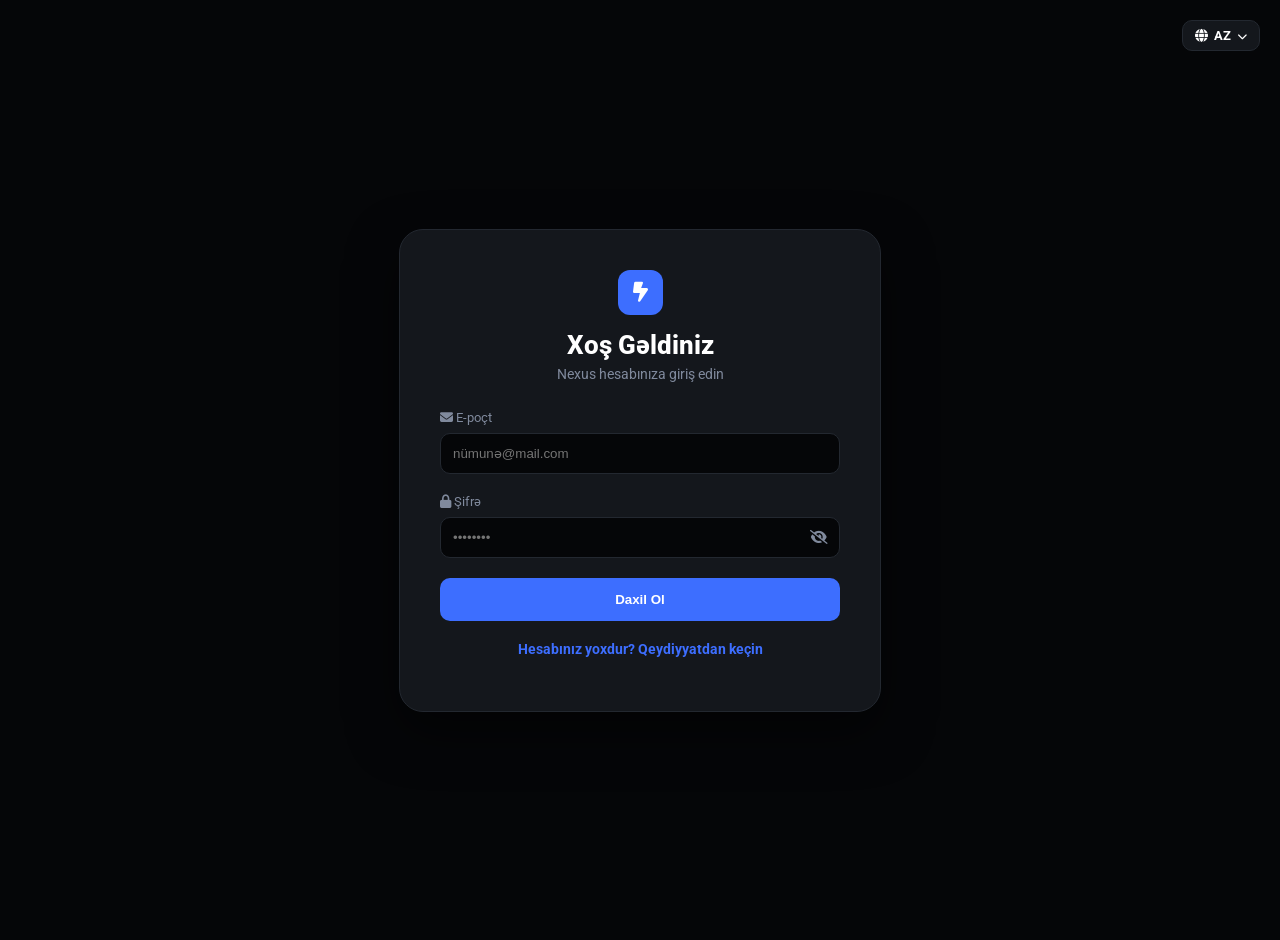
<file: auth.html>
<!DOCTYPE html>
<html lang="en">

<head>
    <meta charset="UTF-8">
    <meta name="viewport" content="width=device-width, initial-scale=1.0">
    <title>Nexus Pro | Giriş və Qeydiyyat</title>
    <link rel="stylesheet" href="css/auth-style.css">
    <link rel="stylesheet" href="https://cdnjs.cloudflare.com/ajax/libs/font-awesome/6.4.0/css/all.min.css">
    <link href="https://fonts.googleapis.com/css2?family=Roboto:wght@300;400;500;700;900&display=swap" rel="stylesheet">
    <meta name="theme-color" content="#050608">
</head>

<body class="auth-page">
    <!-- Language Selector -->
    <div class="auth-lang-selector" id="lang-selector">
        <button class="lang-btn" id="lang-btn" onclick="toggleLangDropdown()">
            <i class="fa-solid fa-globe"></i>
            <span id="lang-current">AZ</span>
            <i class="fa-solid fa-chevron-down lang-chevron" id="lang-chevron"></i>
        </button>
        <div class="lang-dropdown" id="lang-dropdown">
            <div class="lang-option active" onclick="setLanguage('az')" data-lang="az">
                <span class="lang-flag">🇦🇿</span><span>Azərbaycan</span><span class="lang-code">AZ</span>
            </div>
            <div class="lang-option" onclick="setLanguage('en')" data-lang="en">
                <span class="lang-flag" style="font-size:11px;font-weight:900;color:#4a90d9;letter-spacing:0.5px;">EN</span><span>English</span><span class="lang-code">EN</span>
            </div>
            <div class="lang-option" onclick="setLanguage('ru')" data-lang="ru">
                <span class="lang-flag">🇷🇺</span><span>Русский</span><span class="lang-code">RU</span>
            </div>
        </div>
    </div>
    <div class="auth-wrapper">
        <div class="auth-container">
            <div id="login-section" class="auth-card">
                <div class="auth-header">
                    <div class="logo-box" style="margin: 0 auto 15px;"><i class="fa-solid fa-bolt-lightning"></i></div>
                    <h2 data-i18n="auth_welcome">Xoş Gəldiniz</h2>
                    <p data-i18n="auth_login_sub">Nexus hesabınıza giriş edin</p>
                </div>
                <div class="input-group">
                    <label><i class="fa-solid fa-envelope"></i> <span data-i18n="email">E-poçt</span></label>
                    <input type="email" id="login-email" placeholder="nümunə@mail.com">
                </div>
                <div class="input-group">
                    <label><i class="fa-solid fa-lock"></i> <span data-i18n="password">Şifrə</span></label>
                    <div class="pass-box">
                        <input type="password" id="login-pass" class="password-input" placeholder="••••••••">
                        <i class="fa-solid fa-eye-slash toggle-pass"></i>
                    </div>
                </div>
                <button id="btn-login" class="btn-primary" data-i18n="login_btn">Daxil Ol</button>
                <p class="auth-switch"><span data-i18n="no_account">Hesabınız yoxdur?</span> <span id="go-to-reg" data-i18n="register_link">Qeydiyyatdan keçin</span></p>
            </div>

            <div id="register-section" class="auth-card" style="display: none;">
                <div class="auth-header">
                    <h2 data-i18n="new_account">Yeni Hesab</h2>
                    <p data-i18n="reg_sub">Məlumatlarınızı daxil edərək qeydiyyatdan keçin</p>
                </div>
                <div class="input-group">
                    <label><i class="fa-solid fa-user"></i> <span data-i18n="fullname">Tam Adınız</span></label>
                    <input type="text" id="reg-name" placeholder="Ad Soyad">
                </div>
                <div class="input-group">
                    <label><i class="fa-solid fa-envelope"></i> <span data-i18n="email">E-poçt</span></label>
                    <input type="email" id="reg-email" placeholder="nümunə@mail.com">
                </div>
                <div class="input-group">
                    <label><i class="fa-solid fa-lock"></i> <span data-i18n="password">Şifrə</span></label>
                    <input type="password" id="reg-pass" placeholder="••••••••">
                </div>
                <button id="btn-register" class="btn-primary" data-i18n="register_btn">Qeydiyyatı Tamamla</button>
                <p class="auth-switch"><span data-i18n="have_account">Artıq hesabınız var?</span> <span id="go-to-login" data-i18n="login_link">Daxil olun</span></p>
            </div>
        </div>
    </div>
    <script src="js/auth-script.js"></script>
    <script>
    const authI18n = {
        az: { auth_welcome:'Xoş Gəldiniz', auth_login_sub:'Nexus hesabınıza giriş edin', email:'E-poçt', password:'Şifrə', login_btn:'Daxil Ol', no_account:'Hesabınız yoxdur?', register_link:'Qeydiyyatdan keçin', new_account:'Yeni Hesab', reg_sub:'Məlumatlarınızı daxil edərək qeydiyyatdan keçin', fullname:'Tam Adınız', register_btn:'Qeydiyyatı Tamamla', have_account:'Artıq hesabınız var?', login_link:'Daxil olun' },
        en: { auth_welcome:'Welcome Back', auth_login_sub:'Sign in to your Nexus account', email:'Email', password:'Password', login_btn:'Sign In', no_account:"Don't have an account?", register_link:'Register', new_account:'New Account', reg_sub:'Enter your details to create an account', fullname:'Full Name', register_btn:'Complete Registration', have_account:'Already have an account?', login_link:'Sign In' },
        ru: { auth_welcome:'Добро Пожаловать', auth_login_sub:'Войдите в свой аккаунт Nexus', email:'Эл. почта', password:'Пароль', login_btn:'Войти', no_account:'Нет аккаунта?', register_link:'Зарегистрироваться', new_account:'Новый Аккаунт', reg_sub:'Введите данные для регистрации', fullname:'Полное Имя', register_btn:'Завершить Регистрацию', have_account:'Уже есть аккаунт?', login_link:'Войти' }
    };
    let currentLang = localStorage.getItem('nexusLang') || 'az';
    function applyAuthLang(lang) {
        currentLang = lang;
        localStorage.setItem('nexusLang', lang);
        const t = authI18n[lang];
        document.querySelectorAll('[data-i18n]').forEach(el => {
            const key = el.getAttribute('data-i18n');
            if (t[key]) el.textContent = t[key];
        });
        document.getElementById('lang-current').textContent = lang.toUpperCase();
        document.querySelectorAll('.lang-option').forEach(opt => {
            opt.classList.toggle('active', opt.dataset.lang === lang);
        });
    }
    function setLanguage(lang) { applyAuthLang(lang); closeLangDropdown(); }
    function toggleLangDropdown() {
        const dd = document.getElementById('lang-dropdown');
        const ch = document.getElementById('lang-chevron');
        const isOpen = dd.classList.contains('open');
        dd.classList.toggle('open', !isOpen);
        ch.style.transform = isOpen ? 'rotate(0deg)' : 'rotate(180deg)';
    }
    function closeLangDropdown() {
        document.getElementById('lang-dropdown').classList.remove('open');
        document.getElementById('lang-chevron').style.transform = 'rotate(0deg)';
    }
    document.addEventListener('click', (e) => {
        if (!document.getElementById('lang-selector').contains(e.target)) closeLangDropdown();
    });
    applyAuthLang(currentLang);
    </script>
</body>

</html>
</file>
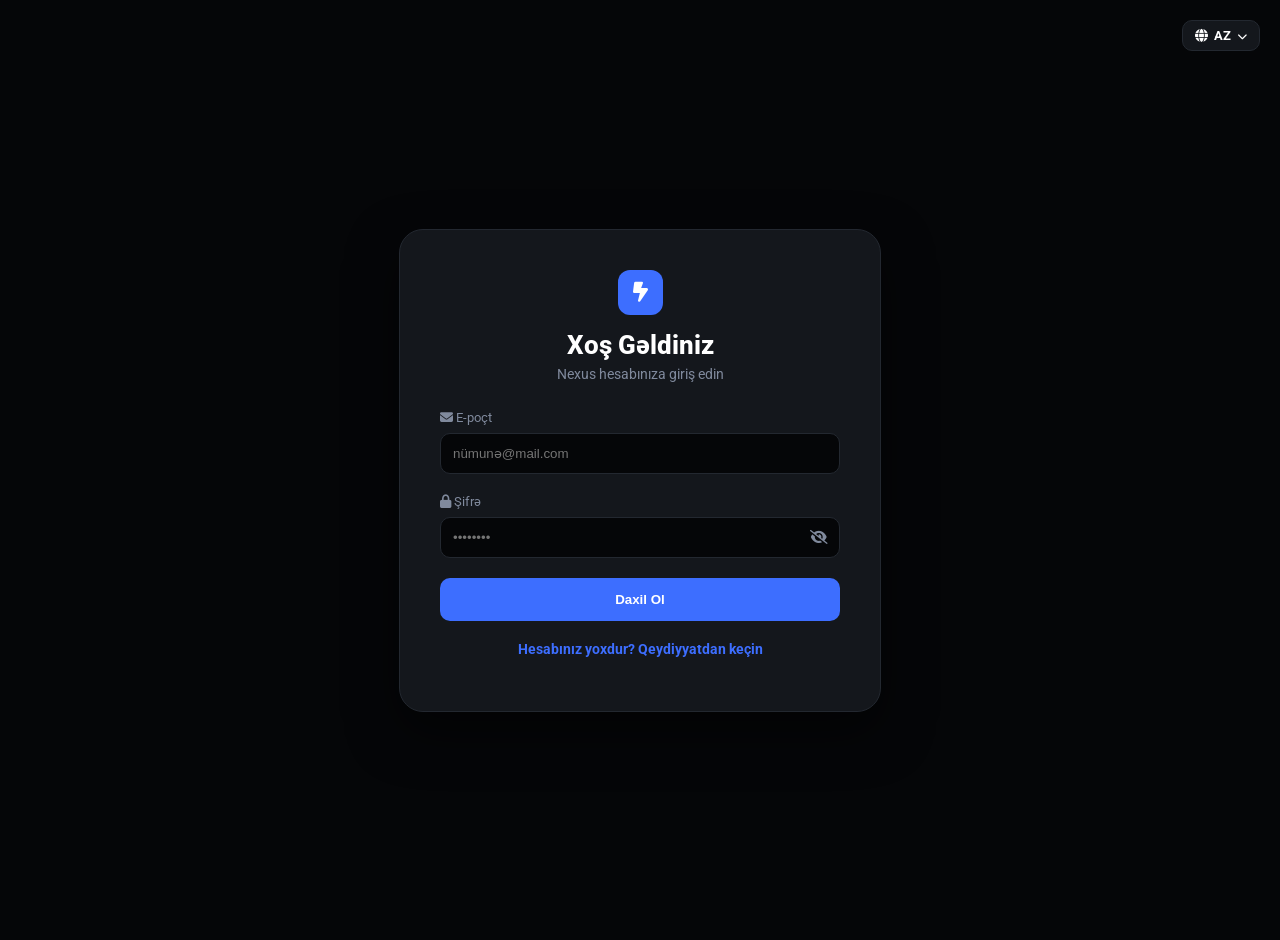
<file: settings.html>
<!DOCTYPE html>
<html lang="en">
<head>
    <meta charset="UTF-8">
    <meta name="viewport" content="width=device-width, initial-scale=1.0">
    <title>Nexus Pro | Sazlamalar</title>
    <link rel="stylesheet" href="css/style.css">
    <link rel="stylesheet" href="https://cdnjs.cloudflare.com/ajax/libs/font-awesome/6.4.0/css/all.min.css">
    <link href="https://fonts.googleapis.com/css2?family=Roboto:wght@300;400;500;700;900&display=swap" rel="stylesheet">
    <meta name="theme-color" content="#050608">
</head>
<body>
    <div class="app-container">
        <div class="sidebar-overlay" id="sidebar-overlay" onclick="closeSidebar()"></div>
        <aside class="sidebar" id="sidebar">
            <div class="logo" onclick="location.href='index.html'" style="cursor:pointer">
                <div class="logo-box"><i class="fa-solid fa-bolt-lightning"></i></div>
                <span>NEXUS PRO</span>
                <button class="sidebar-close-btn" onclick="closeSidebar()"><i class="fa-solid fa-xmark"></i></button>
            </div>
            <nav class="menu">
                <p class="menu-label" data-i18n="menu_main">ƏSAS</p>
                <ul>
                    <li class="nav-link" onclick="location.href='index.html'"><i class="fa-solid fa-gauge-high"></i> <span data-i18n="dashboard">Dashboard</span></li>
                    <li class="nav-link" onclick="location.href='index.html?tab=market'"><i class="fa-solid fa-chart-area"></i> <span data-i18n="market">Bazar Analizi</span></li>
                </ul>
                <p class="menu-label" data-i18n="menu_account">HESAB</p>
                <ul>
                    <li class="nav-link active"><i class="fa-solid fa-gear"></i> <span data-i18n="settings">Sazlamalar</span></li>
                    <li class="nav-link" id="logout-sidebar" style="color: var(--danger);"><i class="fa-solid fa-right-from-bracket"></i> <span data-i18n="sidebar_logout">Çıxış</span></li>
                </ul>
            </nav>
        </aside>

        <main class="main-content">
            <header class="top-nav">
                <div class="top-nav-left">
                    <button class="hamburger-btn" onclick="toggleSidebar()"><i class="fa-solid fa-bars"></i></button>
                    <div class="page-title"><h2 data-i18n="settings_title">Hesab Sazlamaları</h2></div>
                </div>
                <div class="header-right">
                    <div class="lang-selector" id="lang-selector">
                        <button class="lang-btn" id="lang-btn" onclick="toggleLangDropdown()">
                            <i class="fa-solid fa-globe"></i>
                            <span id="lang-current">AZ</span>
                            <i class="fa-solid fa-chevron-down lang-chevron" id="lang-chevron"></i>
                        </button>
                        <div class="lang-dropdown" id="lang-dropdown">
                            <div class="lang-option active" onclick="setLanguage('az')" data-lang="az">
                                <span class="lang-flag">🇦🇿</span>
                                <span>Azərbaycan</span>
                                <span class="lang-code">AZ</span>
                            </div>
                            <div class="lang-option" onclick="setLanguage('en')" data-lang="en">
                                <span class="lang-flag" style="font-size:13px;font-weight:800;color:#4a90d9;">EN</span>
                                <span>English</span>
                                <span class="lang-code">EN</span>
                            </div>
                            <div class="lang-option" onclick="setLanguage('ru')" data-lang="ru">
                                <span class="lang-flag">🇷🇺</span>
                                <span>Русский</span>
                                <span class="lang-code">RU</span>
                            </div>
                        </div>
                    </div>
                    <div class="user-pill">
                        <img id="header-avatar" src="" alt="">
                        <span id="header-username">Yüklənir...</span>
                    </div>
                </div>
            </header>

            <div class="content-body">
                <div class="settings-layout">

                    <!-- LEFT COLUMN -->
                    <div class="settings-main">

                        <!-- Profile Section -->
                        <div class="card settings-card">
                            <h3 class="settings-card-title"><i class="fa-solid fa-user-pen"></i> <span data-i18n="profile_section">Profili Yenilə</span></h3>
                            <div class="avatar-edit-section">
                                <img id="preview-img" src="" alt="avatar" class="avatar-preview">
                                <div class="avatar-upload-btn">
                                    <label for="file-upload" class="btn-primary" data-i18n="choose_photo">Şəkil Seç</label>
                                    <input type="file" id="file-upload" hidden accept="image/*">
                                </div>
                            </div>
                            <div class="input-group">
                                <label data-i18n="full_name">Ad Soyad</label>
                                <input type="text" id="set-name" class="settings-input">
                            </div>
                            <div class="input-group" style="margin-top: 15px;">
                                <label data-i18n="email_label">E-poçt (Gmail)</label>
                                <input type="email" id="set-email" class="settings-input">
                            </div>
                            <button class="btn-primary settings-save-btn" id="save-all" data-i18n="save_changes">Dəyişiklikləri Yadda Saxla</button>
                        </div>

                        <!-- Appearance Section -->
                        <div class="card settings-card">
                            <h3 class="settings-card-title"><i class="fa-solid fa-palette"></i> <span data-i18n="appearance_title">Görünüş</span></h3>
                            <div class="settings-item" style="border-bottom:none;padding-bottom:4px;">
                                <div class="settings-item-info">
                                    <span class="settings-item-label">Accent Rəng</span>
                                    <span class="settings-item-desc">İnterfeysin əsas rəngini seçin</span>
                                </div>
                            </div>
                            <div class="color-picker-grid" id="color-picker-grid">
                                <button class="color-swatch" data-color="#3d6eff" onclick="selectAccentColor('#3d6eff',this)" title="Mavi">
                                    <span style="background:#3d6eff;"></span>
                                </button>
                                <button class="color-swatch" data-color="#8b5cf6" onclick="selectAccentColor('#8b5cf6',this)" title="Bənövşəyi">
                                    <span style="background:#8b5cf6;"></span>
                                </button>
                                <button class="color-swatch" data-color="#10b981" onclick="selectAccentColor('#10b981',this)" title="Yaşıl">
                                    <span style="background:#10b981;"></span>
                                </button>
                                <button class="color-swatch" data-color="#f97316" onclick="selectAccentColor('#f97316',this)" title="Narıncı">
                                    <span style="background:#f97316;"></span>
                                </button>
                                <button class="color-swatch" data-color="#ec4899" onclick="selectAccentColor('#ec4899',this)" title="Çəhrayı">
                                    <span style="background:#ec4899;"></span>
                                </button>
                                <button class="color-swatch" data-color="#06b6d4" onclick="selectAccentColor('#06b6d4',this)" title="Firuzəyi">
                                    <span style="background:#06b6d4;"></span>
                                </button>
                            </div>
                        </div>

                        <!-- Notifications Section -->
                        <div class="card settings-card">
                            <h3 class="settings-card-title"><i class="fa-solid fa-bell"></i> <span data-i18n="notifications_title">Bildirişlər</span></h3>
                            <div class="settings-item">
                                <div class="settings-item-info">
                                    <span class="settings-item-label" data-i18n="notif_price">Qiymət Xəbərdarlıqları</span>
                                    <span class="settings-item-desc" data-i18n="notif_price_desc">Qiymət həddinə çatdıqda bildiriş al</span>
                                </div>
                                <label class="toggle-switch">
                                    <input type="checkbox" id="toggle-notif-price" onchange="saveToggle('notif_price', this.checked)">
                                    <span class="toggle-slider"></span>
                                </label>
                            </div>
                            <div class="settings-item">
                                <div class="settings-item-info">
                                    <span class="settings-item-label" data-i18n="notif_news">Xəbər Bildirişləri</span>
                                    <span class="settings-item-desc" data-i18n="notif_news_desc">Son kripto xəbərlərini izlə</span>
                                </div>
                                <label class="toggle-switch">
                                    <input type="checkbox" id="toggle-notif-news" onchange="saveToggle('notif_news', this.checked)">
                                    <span class="toggle-slider"></span>
                                </label>
                            </div>
                            <div class="settings-item">
                                <div class="settings-item-info">
                                    <span class="settings-item-label" data-i18n="notif_trade">Əməliyyat Bildirişləri</span>
                                    <span class="settings-item-desc" data-i18n="notif_trade_desc">Alış/Satış əməliyyatlarından sonra bildiriş</span>
                                </div>
                                <label class="toggle-switch">
                                    <input type="checkbox" id="toggle-notif-trade" onchange="saveToggle('notif_trade', this.checked)">
                                    <span class="toggle-slider"></span>
                                </label>
                            </div>
                        </div>

                        <!-- Privacy Section -->
                        <div class="card settings-card">
                            <h3 class="settings-card-title"><i class="fa-solid fa-shield-halved"></i> <span data-i18n="privacy_title">Gizlilik</span></h3>
                            <div class="settings-item">
                                <div class="settings-item-info">
                                    <span class="settings-item-label" data-i18n="hide_balance">Balansı Gizlət</span>
                                    <span class="settings-item-desc" data-i18n="hide_balance_desc">Balans dəyərlərini avtomatik gizlət</span>
                                </div>
                                <label class="toggle-switch">
                                    <input type="checkbox" id="toggle-hide-balance" onchange="saveToggle('hide_balance', this.checked)">
                                    <span class="toggle-slider"></span>
                                </label>
                            </div>
                            <div class="settings-item">
                                <div class="settings-item-info">
                                    <span class="settings-item-label" data-i18n="two_factor">2FA Doğrulaması</span>
                                    <span class="settings-item-desc" data-i18n="two_factor_desc">İki faktorlu doğrulama (tezliklə)</span>
                                </div>
                                <label class="toggle-switch toggle-disabled">
                                    <input type="checkbox" id="toggle-2fa" disabled>
                                    <span class="toggle-slider"></span>
                                </label>
                            </div>
                        </div>

                    </div>

                    <!-- RIGHT COLUMN -->
                    <div class="settings-side">

                        <!-- Account Status -->
                        <div class="card settings-card">
                            <h4 class="settings-side-title" data-i18n="account_status">Hesab Statusu</h4>
                            <p class="settings-verified"><i class="fa-solid fa-circle-check"></i> <span data-i18n="verified">Doğrulanmış Hesab</span></p>
                        </div>

                        <!-- Language Section -->
                        <div class="card settings-card">
                            <h4 class="settings-side-title"><i class="fa-solid fa-globe"></i> <span data-i18n="language_title">Dil Seçimi</span></h4>
                            <p class="settings-lang-desc" data-i18n="language_desc">İnterfeys dilini seçin</p>
                            <div class="lang-option-list">
                                <button class="lang-pick-btn" onclick="setLanguage('az')" data-langpick="az">
                                    <span>🇦🇿</span> Azərbaycan <span class="lang-pick-code">AZ</span>
                                </button>
                                <button class="lang-pick-btn" onclick="setLanguage('en')" data-langpick="en">
                                    <span style="font-size:12px;font-weight:800;color:#4a90d9;">EN</span> English <span class="lang-pick-code">EN</span>
                                </button>
                                <button class="lang-pick-btn" onclick="setLanguage('ru')" data-langpick="ru">
                                    <span>🇷🇺</span> Русский <span class="lang-pick-code">RU</span>
                                </button>
                            </div>
                        </div>

                        <!-- About Section -->
                        <div class="card settings-card">
                            <h4 class="settings-side-title"><i class="fa-solid fa-circle-info"></i> <span data-i18n="about_title">Haqqında</span></h4>
                            <div class="about-row">
                                <span class="about-label" data-i18n="app_name_label">Proqram</span>
                                <span class="about-value">Nexus Crypto Pro</span>
                            </div>
                            <div class="about-row">
                                <span class="about-label" data-i18n="app_version_label">Versiya</span>
                                <span class="about-value about-version">v2.0.0</span>
                            </div>
                            <div class="about-row">
                                <span class="about-label" data-i18n="data_source_label">Məlumat Mənbəyi</span>
                                <span class="about-value">CoinGecko API</span>
                            </div>
                        </div>

                        <!-- Danger Zone -->
                        <div class="card settings-card settings-danger-card">
                            <h4 class="settings-side-title settings-danger-title" data-i18n="danger_zone">Təhlükəli Zona</h4>
                            <p class="settings-danger-desc" data-i18n="danger_desc">Hesabdan çıxış etmək üçün aşağıdakı düyməni istifadə edin.</p>
                            <button class="btn-primary settings-logout-btn" id="final-logout" data-i18n="logout">Çıxış Et</button>
                        </div>

                    </div>
                </div>
            </div>
        </main>
    </div>

    <script src="js/i18n.js"></script>
    <script src="js/settings.js"></script>
    <script>
    function toggleSidebar() {
        const sidebar = document.getElementById('sidebar');
        const overlay = document.getElementById('sidebar-overlay');
        sidebar.classList.toggle('open');
        overlay.classList.toggle('active');
        document.body.style.overflow = sidebar.classList.contains('open') ? 'hidden' : '';
    }
    function closeSidebar() {
        const sidebar = document.getElementById('sidebar');
        const overlay = document.getElementById('sidebar-overlay');
        sidebar.classList.remove('open');
        overlay.classList.remove('active');
        document.body.style.overflow = '';
    }
    </script>
</body>
</html>
</file>
<file: css/auth-style.css>
:root {
    --bg-app: #050608;
    --bg-side: #0c0e12;
    --bg-card: #14171c;
    --accent: #3d6eff;
    --text-white: #ffffff;
    --text-gray: #808a9d;
    --border: #232830;
    --danger: #ff3e3e;
}

body {
    font-family: 'Roboto', sans-serif;
    background-color: var(--bg-app);
    color: var(--text-white);
    margin: 0;
}

/* AUTH DİZAYNI */
.auth-wrapper {
    height: 100vh;
    display: flex;
    justify-content: center;
    align-items: center;
}

.auth-card {
    background: var(--bg-card);
    border: 1px solid var(--border);
    padding: clamp(1.5rem, 4vw, 2.5rem);
    border-radius: 24px;
    width: clamp(300px, 90vw, 400px);
    box-shadow: 0 20px 50px rgba(0,0,0,0.5);
    animation: fadeIn 0.4s ease;
}

.input-group {
    margin-bottom: 20px;
    display: flex;
    flex-direction: column;
}

.input-group label {
    font-size: 13px;
    color: var(--text-gray);
    margin-bottom: 8px;
}

.input-group input {
    padding: 12px;
    background: var(--bg-app);
    border: 1px solid var(--border);
    border-radius: 10px;
    color: white;
    outline: none;
    transition: 0.3s;
}

.input-group input:focus { border-color: var(--accent); }

.btn-primary {
    width: 100%;
    padding: 14px;
    background: var(--accent);
    color: white;
    border: none;
    border-radius: 10px;
    font-weight: bold;
    cursor: pointer;
    transition: 0.3s;
}

.btn-primary:hover { opacity: 0.9; transform: translateY(-2px); }

.auth-switch {
    text-align: center;
    margin-top: 20px;
    font-size: 14px;
    color: var(--text-gray);
}

.auth-switch span { color: var(--accent); cursor: pointer; font-weight: bold; }

@keyframes fadeIn {
    from { opacity: 0; transform: translateY(10px); }
    to { opacity: 1; transform: translateY(0); }
}

/* LOGO BOX */
.logo-box {
    width: 45px;
    height: 45px;
    background: var(--accent);
    display: flex;
    align-items: center;
    justify-content: center;
    border-radius: 12px;
    font-size: 20px;
    color: white;
}

.pass-box {
    position: relative;
    display: flex;
    align-items: center;
    width: 100%;
}

.pass-box input {
    width: 100%;
    padding-right: 40px !important; /* İkon üçün sağda boşluq */
}

.toggle-pass {
    position: absolute;
    right: 12px;
    cursor: pointer;
    color: var(--text-gray);
    font-size: 14px;
    z-index: 5;
    transition: 0.2s;
}

.toggle-pass:hover {
    color: var(--accent);
}
/* =====================================================
   AUTH RESPONSIVE
   ===================================================== */
.auth-wrapper {
    padding: 20px;
    min-height: 100vh;
}

@media (max-width: 480px) {
    .auth-card {
        width: 100%;
        padding: 1.5rem 1.25rem;
        border-radius: 18px;
    }

    .auth-wrapper {
        padding: 1rem;
        align-items: flex-start;
        padding-top: 2.5rem;
    }

    .input-group input {
        font-size: 1rem; /* prevents iOS zoom */
        padding: 0.75rem;
    }

    .btn-primary {
        font-size: 0.9rem;
        padding: 0.875rem;
    }

    .auth-header h2 {
        font-size: 1.35rem;
    }

    .auth-header p {
        font-size: 0.8rem;
    }
}

@media (max-width: 360px) {
    .auth-card {
        padding: 1.25rem 1rem;
    }

    .logo-box {
        width: 38px;
        height: 38px;
        font-size: 16px;
    }
}

/* auth-header spacing */
.auth-header {
    text-align: center;
    margin-bottom: 28px;
}

.auth-header h2 {
    font-size: 26px;
    font-weight: 800;
    margin: 10px 0 6px;
}

.auth-header p {
    color: var(--text-gray);
    font-size: 14px;
    margin: 0;
}

/* =====================================================
   LANGUAGE SELECTOR (auth page)
   ===================================================== */
.auth-lang-selector {
    position: fixed;
    top: 20px;
    right: 20px;
    z-index: 100;
}

.lang-btn {
    display: flex;
    align-items: center;
    gap: 6px;
    background: var(--bg-card);
    border: 1px solid var(--border);
    color: var(--text-white);
    padding: 7px 12px;
    border-radius: 10px;
    cursor: pointer;
    font-size: 13px;
    font-weight: 700;
    font-family: inherit;
    transition: 0.2s;
}

.lang-btn:hover {
    border-color: var(--accent);
    color: var(--accent);
}

.lang-chevron {
    font-size: 10px;
    transition: transform 0.25s ease;
}

.lang-dropdown {
    position: absolute;
    top: calc(100% + 8px);
    right: 0;
    background: var(--bg-card);
    border: 1px solid var(--border);
    border-radius: 14px;
    padding: 8px;
    min-width: 180px;
    z-index: 9999;
    box-shadow: 0 16px 40px rgba(0,0,0,0.6);
    opacity: 0;
    pointer-events: none;
    transform: translateY(-8px);
    transition: opacity 0.2s ease, transform 0.2s ease;
}

.lang-dropdown.open {
    opacity: 1;
    pointer-events: auto;
    transform: translateY(0);
}

.lang-option {
    display: flex;
    align-items: center;
    gap: 10px;
    padding: 10px 12px;
    border-radius: 10px;
    cursor: pointer;
    transition: 0.15s;
    font-size: 14px;
    color: var(--text-gray);
}

.lang-option:hover { background: rgba(61,110,255,0.08); color: var(--text-white); }
.lang-option.active { background: rgba(61,110,255,0.12); color: var(--accent); font-weight: 700; }
.lang-flag { font-size: 18px; line-height: 1; }
.lang-code { margin-left: auto; font-size: 11px; font-weight: 800; color: var(--text-gray); letter-spacing: 0.5px; }
.lang-option.active .lang-code { color: var(--accent); }

/* Better focus styles for mobile */
.input-group input:focus {
    outline: none;
    border-color: var(--accent);
    box-shadow: 0 0 0 3px rgba(61,110,255,0.15);
}
</file>
<file: css/style.css>
:root {
    --bg-app: #050608;
    --bg-side: #0c0e12;
    --bg-card: #14171c;
    --accent: #3d6eff;
    --accent-glow: rgba(61, 110, 255, 0.3);
    --text-white: #ffffff;
    --text-gray: #808a9d;
    --success: #00ff95;
    --danger: #ff3e3e;
    --border: #232830;
}

* {
    margin: 0;
    padding: 0;
    box-sizing: border-box;
}

img, video, canvas, iframe {
    max-width: 100%;
    height: auto;
}

.card, .coin-card, .stat-card, .pnl-card, .stat-glass-card,
.watchlist-coin-card, .news-card, .pair-card, .kpi-card {
    max-width: 100%;
}

body {
    font-family: 'Roboto', sans-serif;
    background-color: var(--bg-app);
    color: var(--text-white);
    height: 100vh;
    overflow: hidden;
}

/* On mobile body scroll is re-enabled via @media below */

.app-container {
    display: flex;
    height: 100vh;
}

/* SIDEBAR */
.sidebar {
    width: clamp(220px, 20vw, 280px);
    background: var(--bg-side);
    border-right: 1px solid var(--border);
    display: flex;
    flex-direction: column;
    padding: 1.875rem 1.25rem;
    flex-shrink: 0;
}

.logo {
    display: flex;
    align-items: center;
    gap: 15px;
    font-size: 20px;
    font-weight: 800;
    color: var(--accent);
    margin-bottom: 40px;
}

.logo-box {
    background: var(--accent);
    color: white;
    padding: 10px;
    border-radius: 12px;
    box-shadow: 0 0 15px var(--accent-glow);
}

.menu-label {
    font-size: 11px;
    color: var(--text-gray);
    letter-spacing: 1px;
    margin: 5px 0 10px 10px;
}

.menu ul { list-style: none; }

.nav-link {
    padding: 14px 15px;
    border-radius: 12px;
    color: var(--text-gray);
    cursor: pointer;
    transition: 0.3s;
    margin-bottom: 5px;
    display: flex;
    align-items: center;
    gap: 12px;
    text-decoration: none;
}

.nav-link:hover, .nav-link.active {
    background: var(--bg-card);
    color: var(--text-white);
}

.nav-link.active { border-left: 4px solid var(--accent); }

/* Trading sidebar item */
.trading-nav-link { position: relative; }
.trading-nav-logo {
    width: 26px;
    height: 26px;
    background: linear-gradient(135deg, rgba(61,110,255,0.15), rgba(61,110,255,0.04));
    border: 1px solid rgba(61,110,255,0.2);
    border-radius: 7px;
    display: flex;
    align-items: center;
    justify-content: center;
    color: var(--accent);
    font-size: 13px;
    flex-shrink: 0;
    transition: 0.3s;
}
.trading-nav-link:hover .trading-nav-logo,
.trading-nav-link.active .trading-nav-logo {
    background: linear-gradient(135deg, var(--accent), rgba(61,110,255,0.65));
    border-color: transparent;
    color: white;
    box-shadow: 0 3px 10px var(--accent-glow, rgba(61,110,255,0.35));
}
.nav-trading-badge {
    margin-left: auto;
    font-size: 9px;
    font-weight: 800;
    color: #0ecb81;
    background: rgba(14,203,129,0.1);
    border: 1px solid rgba(14,203,129,0.25);
    border-radius: 10px;
    padding: 2px 7px;
    letter-spacing: 0.8px;
    animation: liveBadgePulse 2.2s ease-in-out infinite;
    flex-shrink: 0;
}
@keyframes liveBadgePulse {
    0%, 100% { opacity: 1; }
    50% { opacity: 0.55; }
}

/* MAIN CONTENT */
.main-content {
    flex: 1;
    display: flex;
    flex-direction: column;
    height: 100vh;
    overflow: hidden;
}

.top-nav {
    height: clamp(60px, 5vw, 80px);
    padding: 0 clamp(1rem, 3vw, 2.5rem);
    display: flex;
    justify-content: space-between;
    align-items: center;
    border-bottom: 1px solid var(--border);
    flex-shrink: 0;
}

.search-wrapper {
    background: var(--bg-card);
    padding: 10px 20px;
    border-radius: 10px;
    display: flex;
    align-items: center;
    gap: 10px;
    width: clamp(200px, 30vw, 350px);
}

.search-wrapper input {
    background: transparent;
    border: none;
    color: white;
    outline: none;
    width: 100%;
}

.header-right {
    display: flex;
    align-items: center;
    gap: 20px;
}

.user-pill {
    background: var(--bg-card);
    padding: 5px 15px 5px 5px;
    border-radius: 50px;
    display: flex;
    align-items: center;
    gap: 10px;
    border: 1px solid var(--border);
}

.user-pill img { 
    width: 32px; 
    height: 32px; 
    border-radius: 50%; 
    background: var(--bg-app);
}

/* CONTENT BODY */
.content-body {
    padding: clamp(1rem, 2.5vw, 1.875rem) clamp(1rem, 3vw, 2.5rem);
    overflow-y: auto;
    flex: 1;
}

.card {
    background: var(--bg-card);
    border: 1px solid var(--border);
    border-radius: 20px;
    padding: 25px;
}

/* DASHBOARD GRID */
.grid-top {
    display: grid;
    grid-template-columns: 2fr 1fr;
    gap: 25px;
    margin-bottom: 30px;
}

.chart-container {
    height: 350px !important; 
    position: relative;
    width: 100%;
}

.quick-stats {
    display: flex;
    flex-direction: column;
    gap: 20px;
}

.stat-mini {
    flex: 1;
    display: flex;
    flex-direction: column;
    justify-content: center;
}

/* MARKET SECTION (Bazar Analizi Həlli) */
#market {
    height: 100%; /* Tab daxilində tam hündürlük */
}

#market .card {
    height: calc(100vh - 200px); /* Ekran ölçüsünə görə dinamik hündürlük */
    min-height: 550px;
    padding: 10px;
    overflow: hidden;
}

#tradingview_widget {
    height: 100%;
    width: 100%;
}

/* CRYPTO GRID */
.crypto-grid {
    display: grid;
    grid-template-columns: repeat(auto-fill, minmax(min(100%, 260px), 1fr));
    gap: 20px;
    margin-top: 20px;
}

/* UTILS */
.text-up { color: var(--success); font-weight: 600; }
.text-down { color: var(--danger); font-weight: 600; }

.tab-content { display: none; height: 100%; }
.tab-content.active { display: block; animation: fade 0.4s ease; }

.btn-primary {
    padding: 12px 25px;
    background: var(--accent);
    color: white;
    border: none;
    border-radius: 10px;
    font-weight: bold;
    cursor: pointer;
    transition: 0.3s;
}

.btn-primary:hover {
    box-shadow: 0 0 15px var(--accent-glow);
    transform: translateY(-2px);
}

/* --- YÜKSƏLT (PREMIUM) BUTON DİZAYNI --- */
.sidebar-card {
    background: linear-gradient(145deg, #1e2329, #0c0e12);
    border: 1px solid rgba(61, 110, 255, 0.2);
    border-radius: 16px;
    padding: 10px;
    text-align: center;
    margin-top: auto; /* Sidebar-ın ən aşağısına sıxır */
    box-shadow: 0 10px 30px rgba(0, 0, 0, 0.3);
}

.sidebar-card p {
    color: var(--text-white);
    font-size: 13px;
    font-weight: 600;
    margin-bottom: 15px;
    line-height: 1.4;
}

.btn-upgrade {
    width: 100%;
    padding: 12px;
    /* Göy və Bənövşəyi qradient */
    background: linear-gradient(135deg, #3d6eff 0%, #8e2de2 100%);
    color: white;
    border: none;
    border-radius: 10px;
    font-weight: 800;
    font-size: 12px;
    letter-spacing: 1px; /* Hərflər arası məsafə */
    text-transform: uppercase; /* Hamısı böyük hərflə */
    cursor: pointer;
    transition: all 0.4s ease;
    position: relative;
    overflow: hidden;
    box-shadow: 0 4px 15px rgba(61, 110, 255, 0.3);
}

/* Hover effekti (Mışka üzərinə gələndə) */
.btn-upgrade:hover {
    box-shadow: 0 6px 20px rgba(142, 45, 226, 0.5);
    transform: translateY(-3px) scale(1.02);
}

/* Düymənin daxilində parıltı effekti */
.btn-upgrade::after {
    content: '';
    position: absolute;
    top: -50%;
    left: -60%;
    width: 20%;
    height: 200%;
    background: rgba(255, 255, 255, 0.2);
    transform: rotate(30deg);
    transition: all 0.5s ease;
}

.btn-upgrade:hover::after {
    left: 120%; /* Parıltı soldan sağa keçir */
}

.settings-input {
    width: 100%;
    padding: 12px;
    background: var(--bg-app);
    border: 1px solid var(--border);
    border-radius: 10px;
    color: white;
    margin-top: 8px;
    outline: none;
}
.settings-input:focus { border-color: var(--accent); }

:root {
    --bg-color: #05070a;
    --card-bg: #0d1117;
    --border-color: #1f2937;
    --accent-blue: #3d6eff;
    --success-green: #22c55e;
    --danger-red: #ef4444;
}

body {
    background-color: var(--bg-color);
    color: white;
    margin: 0;
    font-family: 'Roboto', sans-serif;
    display: flex;
    flex-direction: column;
    height: 100vh;
    overflow: hidden;
}

/* Ticker - Üst hissə */
.ticker-header {
    height: 45px;
    background: #0d1117;
    border-bottom: 1px solid var(--border-color);
    display: flex;
    align-items: center;
    overflow: hidden;
}

.ticker-content {
    display: flex;
    white-space: nowrap;
    animation: tickerMove 35s linear infinite;
}

@keyframes tickerMove {
    0% { transform: translateX(0); }
    100% { transform: translateX(-50%); }
}

/* Əsas Konteyner - Mərkəzləmə */
.dashboard-center-container {
    flex: 1;
    display: flex;
    justify-content: center;
    align-items: center;
    padding: 20px;
}

.card-grid {
    display: grid;
    grid-template-columns: repeat(auto-fit, minmax(min(100%, 300px), 1fr));
    gap: clamp(1rem, 2vw, 2.5rem);
    transition: opacity 0.5s ease-in-out;
}

/* Kartın ilkin halına keçid yumşaqlığı əlavə edirik */
.coin-card {
    background: var(--card-bg);
    border: 1px solid var(--border-color);
    border-radius: 28px;
    padding: clamp(1.25rem, 2vw, 2.2rem);
    min-height: 300px;
    display: flex;
    flex-direction: column;
    justify-content: space-between;
    
    /* Keçidlərin hamar olması üçün mütləq lazımdır */
    transition: all 0.4s cubic-bezier(0.175, 0.885, 0.32, 1.275);
    cursor: pointer;
    position: relative;
    overflow: hidden;
}

/* --- HOVER EFFEKTİ --- */
.coin-card:hover {
    /* 1. Kart bir az yuxarı qalxır və böyüyür */
    transform: translateY(-12px) scale(1.02);
    
    /* 2. Kənar xətti parlayır */
    border-color: var(--accent-blue);
    
    /* 3. Arxa fona zərif göy parıltı (Shadow) verir */
    box-shadow: 0 20px 40px rgba(61, 110, 255, 0.15), 
                0 0 15px rgba(61, 110, 255, 0.1);
}

/* Hover zamanı daxildəki SVG dalğasının daha çox parlaması */
.coin-card:hover .chart-path {
    stroke-width: 4; /* Xətt bir az qalınlaşır */
    filter: drop-shadow(0px 0px 12px var(--accent-blue));
    transition: all 0.3s ease;
}

/* Hover zamanı qiymətin rənginin bir az parlaqlaşması */
.coin-card:hover .price-display {
    color: #fff;
    text-shadow: 0 0 10px rgba(255, 255, 255, 0.2);
    transition: all 0.3s ease;
}

.card-header {
    display: flex;
    justify-content: space-between;
    align-items: center;
}

.coin-info {
    display: flex;
    align-items: center;
    gap: 15px;
}

.coin-info img { width: 50px; height: 50px; }
.coin-info h4 { margin: 0; font-size: 22px; font-weight: 700; }
.coin-info span { color: #8a8e97; font-size: 13px; }

.price-display {
    font-size: 42px;
    font-weight: 900;
    margin: 15px 0;
    letter-spacing: -1px;
}

/* Dalğalı Qrafik Sahəsi (SVG üçün) */
.chart-container {
    width: 100%;
    height: 80px;
    margin: 10px 0;
    position: relative;
}

.chart-container svg {
    width: 100%;
    height: 100%;
    /* Xəttin parlaması üçün neon effekti */
    filter: drop-shadow(0px 0px 8px rgba(61, 110, 255, 0.6));
}

.chart-path {
    fill: none;
    stroke: var(--accent-blue);
    stroke-width: 3;
    stroke-linecap: round;
    stroke-linejoin: round;
}

.chart-fill {
    fill: url(#gradient-blue);
    fill-opacity: 0.15;
}

.card-bottom {
    display: flex;
    justify-content: space-between;
    border-top: 1px solid var(--border-color);
    padding-top: 20px;
    font-size: 14px;
    color: #8a8e97;
}

.card-bottom b { color: white; }

.percent-badge {
    padding: 6px 12px;
    border-radius: 10px;
    font-weight: bold;
    font-size: 14px;
}
.up { background: rgba(34, 197, 94, 0.1); color: var(--success-green); }
.down { background: rgba(239, 68, 68, 0.1); color: var(--danger-red); }

@keyframes fade { from { opacity: 0; transform: translateY(10px); } to { opacity: 1; transform: translateY(0); } }

/* Pulqabı Konteyneri */
#wallet {
    padding: 10px;
}

#wallet h2 {
    font-size: 24px;
    font-weight: 800;
    color: var(--text-white);
    margin-bottom: 25px;
    letter-spacing: -0.5px;
}

/* Üst Kartlar Grid */
#wallet .stats-grid {
    display: grid;
    grid-template-columns: repeat(auto-fit, minmax(300px, 1fr));
    gap: 25px;
    margin-bottom: 40px;
}

/* Kartların Ümumi Stili */
#wallet .stat-card {
    padding: 25px;
    border-radius: 24px;
    position: relative;
    transition: transform 0.3s ease, box-shadow 0.3s ease;
    display: flex;
    flex-direction: column;
    justify-content: space-between;
    min-height: 160px;
}

#wallet .stat-card:hover {
    transform: translateY(-5px);
}

/* Ümumi Aktivlər - Sol Kart (Göy Qradiyent) */
#wallet .stat-card:first-child {
    background: linear-gradient(135deg, #3d6eff 0%, #1a2a5e 100%);
    box-shadow: 0 20px 40px rgba(61, 110, 255, 0.2);
    border: none;
}

/* Nağd Balans - Sağ Kart (Tünd Şüşə Effekti) */
#wallet .stat-card:nth-child(2) {
    background: #14171c;
    border: 1px solid var(--border);
    box-shadow: 0 15px 35px rgba(0, 0, 0, 0.2);
}

/* Kartın Başlığı (Mətn) */
#wallet .stat-card p {
    font-size: 13px;
    font-weight: 600;
    text-transform: uppercase;
    letter-spacing: 1.2px;
    opacity: 0.8;
    margin: 0;
}

#wallet .stat-card:first-child p { color: rgba(255, 255, 255, 0.8); }
#wallet .stat-card:nth-child(2) p { color: var(--text-gray); }

/* Böyük Rəqəmlər */
#wallet h2[id*="wealth"], 
#wallet h2[id*="balance"] {
    font-size: 36px;
    font-weight: 800;
    margin: 15px 0;
    letter-spacing: -1px;
}

#wallet #wallet-total-wealth { color: #ffffff; }
#wallet #wallet-cash-balance { color: var(--success); }

/* Trend və Status Nişanı */
#wallet .trend.up {
    align-self: flex-start;
    background: rgba(255, 255, 255, 0.15);
    backdrop-filter: blur(10px);
    padding: 6px 14px;
    border-radius: 100px;
    font-size: 12px;
    font-weight: 700;
    color: #ffffff;
    display: flex;
    align-items: center;
    gap: 6px;
}

/* Sıfırla Düyməsi - Modern Stil */
#wallet .stat-card button {
    align-self: flex-start;
    background: rgba(255, 71, 87, 0.1);
    color: #ff4757;
    border: 1px solid rgba(255, 71, 87, 0.2);
    padding: 8px 16px;
    border-radius: 12px;
    font-size: 12px;
    font-weight: 700;
    cursor: pointer;
    transition: 0.3s;
    margin-top: 10px;
}

#wallet .stat-card button:hover {
    background: #ff4757;
    color: white;
    box-shadow: 0 8px 20px rgba(255, 71, 87, 0.3);
}

/* Aşağıdakı Siyahı Bölməsi */
#wallet .card {
    background: transparent;
    border: none;
    padding: 0;
}

#wallet .card h3 {
    font-size: 18px;
    color: var(--text-gray);
    margin-bottom: 20px;
    font-weight: 600;
    display: flex;
    align-items: center;
    gap: 10px;
}

#wallet .card h3::after {
    content: "";
    flex: 1;
    height: 1px;
    background: var(--border);
    opacity: 0.5;
}

/* Oxlar üçün stil */
.arrow-btn {
    background: rgba(255, 255, 255, 0.05);
    border: 1px solid #1e222d;
    color: white;
    width: 45px;
    height: 45px;
    border-radius: 50%;
    cursor: pointer;
    display: flex;
    align-items: center;
    justify-content: center;
    transition: 0.3s;
}

.arrow-btn:hover {
    background: #3d6eff;
    border-color: #3d6eff;
}

/* Satın Al düyməsi üçün stil */
.buy-btn-nexus {
    width: 100%;
    padding: 12px;
    background: #3d6eff;
    color: white !important;
    border: none;
    border-radius: 8px;
    font-weight: bold;
    cursor: pointer;
    transition: 0.2s;
}

.buy-btn-nexus:hover {
    background: #2a55d4;
    box-shadow: 0 4px 15px rgba(61, 110, 255, 0.3);
}

/* ============================================================
   NEXUS PRO - BAZAR ANALİZİ PREMIUM DİZAYN (YENİLƏNMİŞ)
   ============================================================ */

/* 1. Ümumi Konteyner Boşluqları */
#market {
    padding: 10px 5px;
}

/* 2. Statistik Kartlar - Daha Müasir Görünüş */
.market-stats-grid {
    display: grid;
    grid-template-columns: repeat(auto-fit, minmax(min(100%, 180px), 1fr));
    gap: 20px;
    margin-bottom: 35px;
}

.stat-glass-card {
    background: var(--bg-card);
    border: 1px solid var(--border);
    padding: 22px;
    border-radius: 18px;
    transition: all 0.3s cubic-bezier(0.4, 0, 0.2, 1);
    backdrop-filter: blur(10px);
}

.stat-glass-card:hover {
    border-color: var(--accent);
    transform: translateY(-6px);
    box-shadow: 0 12px 30px rgba(0, 0, 0, 0.4);
}

.stat-glass-card small {
    color: var(--text-gray);
    font-size: 11px;
    text-transform: uppercase;
    letter-spacing: 1px;
    display: block;
    margin-bottom: 10px;
}

.stat-glass-card h3 {
    font-size: 24px;
    font-weight: 800;
    color: white;
    margin: 0;
}

/* 3. Axtarış və Filtr Paneli - TAM DÜZƏLİŞ */
.market-controls {
    display: flex;
    justify-content: space-between;
    align-items: center;
    margin-bottom: 25px;
    gap: 20px;
}

/* AXTARIŞ KONTEYNERİ */
.search-container {
    position: relative !important;
    display: flex !important;
    align-items: center !important;
    flex: 1;
    max-width: 380px;
}

/* Daxili İkonun Mütləq Yerləşməsi */
.search-inner-icon {
    position: absolute !important;
    left: 18px !important;
    top: 50% !important;
    transform: translateY(-50%) !important;
    color: var(--text-gray) !important;
    font-size: 15px !important;
    z-index: 10 !important;
    pointer-events: none; /* İkonun üstündən klikləməyə icazə verir */
}

#market-search {
    width: 100% !important;
    background: var(--bg-side) !important;
    border: 1px solid var(--border) !important;
    color: white !important;
    /* SOL PADDİNG 52px - İkona yer ayırırıq */
    padding: 14px 15px 14px 52px !important;
    border-radius: 12px !important;
    font-size: 14px !important;
    font-family: inherit;
    outline: none !important;
    transition: all 0.3s ease;
}

#market-search:focus {
    border-color: var(--accent) !important;
    background: rgba(61, 110, 255, 0.08) !important;
    box-shadow: 0 0 20px rgba(61, 110, 255, 0.15) !important;
}

/* 4. Filtr Düymələri (Narıncı Vurğu) */
.filter-tabs {
    display: flex;
    gap: 12px;
}

.filter-btn {
    background: var(--bg-side);
    border: 1px solid var(--border);
    color: var(--text-gray);
    padding: 10px 22px;
    border-radius: 10px;
    cursor: pointer;
    font-size: 13px;
    font-weight: 600;
    transition: 0.3s;
}

.filter-btn:hover {
    color: white;
    border-color: var(--text-gray);
}

.filter-btn.active {
    background: #e67e22 !important; /* Sənin istədiyin narıncı tonu */
    border-color: #e67e22 !important;
    color: white !important;
    box-shadow: 0 6px 15px rgba(230, 126, 34, 0.3);
}

/* 5. Cədvəl Dizaynı - TAM SİMMETRİYA */
.market-table-container {
    background: var(--bg-card);
    border: 1px solid var(--border);
    border-radius: 20px;
    overflow: hidden;
    margin-top: 10px;
}

/* Grid ölçülərini sabitləyirik (Bütün sətirlər eyni olacaq) */
.market-table-header, 
.market-table-row {
    display: grid;
    grid-template-columns: 60px 2fr 1fr 1fr 1.2fr 130px;
    gap: 15px;
    align-items: center;
    padding: 18px 25px;
}

.market-table-header {
    background: rgba(255, 255, 255, 0.03);
    border-bottom: 1px solid var(--border);
    color: var(--text-gray);
    font-size: 11px;
    font-weight: 700;
    text-transform: uppercase;
    letter-spacing: 1px;
}

.market-list-scroll {
    max-height: 550px;
    overflow-y: auto;
}

.market-table-row {
    border-bottom: 1px solid var(--border);
    transition: all 0.2s ease;
}

.market-table-row:hover {
    background: rgba(61, 110, 255, 0.03);
}

.market-table-row:last-child {
    border-bottom: none;
}

/* Sətir daxili elementlər */
.coin-info {
    display: flex;
    align-items: center;
    gap: 12px;
}

.coin-info img {
    width: 32px;
    height: 32px;
    border-radius: 50%;
}

.coin-info .symbol {
    color: var(--text-gray);
    font-size: 12px;
    text-transform: uppercase;
}

.price-up { color: var(--success); font-weight: 700; }
.price-down { color: var(--danger); font-weight: 700; }

/* TRADE DÜYMƏSİ */
.trade-btn {
    background: rgba(61, 110, 255, 0.1);
    color: var(--accent);
    border: 1px solid var(--accent);
    padding: 8px 18px;
    border-radius: 10px;
    font-size: 12px;
    font-weight: 700;
    cursor: pointer;
    transition: 0.3s;
}

.trade-btn:hover {
    background: var(--accent);
    color: white;
    box-shadow: 0 0 15px var(--accent-glow);
}

/* Scrollbarın tənzimlənməsi */
.market-list-scroll::-webkit-scrollbar {
    width: 6px;
}
.market-list-scroll::-webkit-scrollbar-thumb {
    background: var(--border);
    border-radius: 10px;
}
/* ============================================================
   NEXUS PRO - YENİ XÜSUSİYYƏTLƏR - GENİŞLƏNDİRİLMİŞ DİZAYN
   ============================================================ */

/* --- KPI ROW --- */
.kpi-row {
    display: grid;
    grid-template-columns: repeat(auto-fit, minmax(min(100%, 200px), 1fr));
    gap: 16px;
    margin-bottom: 5px;
}

.kpi-card {
    background: var(--bg-card);
    border: 1px solid var(--border);
    border-radius: 16px;
    padding: 18px 20px;
    display: flex;
    align-items: center;
    gap: 14px;
    transition: 0.3s;
}

.kpi-card:hover {
    border-color: var(--accent);
    transform: translateY(-3px);
    box-shadow: 0 8px 25px rgba(61,110,255,0.12);
}

.kpi-icon {
    width: 44px;
    height: 44px;
    border-radius: 12px;
    background: rgba(61,110,255,0.1);
    color: var(--accent);
    display: flex;
    align-items: center;
    justify-content: center;
    flex-shrink: 0;
}

.kpi-card small { color: var(--text-gray); font-size: 11px; display: block; margin-bottom: 4px; }
.kpi-card h3 { margin: 0; font-size: 18px; font-weight: 800; color: white; }

.kpi-badge { font-size: 12px; font-weight: 700; padding: 3px 8px; border-radius: 6px; margin-top: 4px; display: inline-block; }
.up-badge { background: rgba(0,255,149,0.1); color: var(--success); }
.down-badge { background: rgba(255,62,62,0.1); color: var(--danger); }

/* Chart period tabs */
.chart-period-tabs {
    display: flex;
    gap: 6px;
}

.period-btn {
    background: var(--bg-app);
    border: 1px solid var(--border);
    color: var(--text-gray);
    padding: 5px 12px;
    border-radius: 8px;
    cursor: pointer;
    font-size: 12px;
    font-weight: 600;
    transition: 0.2s;
}

.period-btn.active, .period-btn:hover {
    background: var(--accent);
    border-color: var(--accent);
    color: white;
}

/* Sell button */
.sell-btn-nexus {
    width: 100%;
    padding: 12px;
    background: rgba(255,62,62,0.1);
    color: var(--danger);
    border: 1px solid rgba(255,62,62,0.2);
    border-radius: 8px;
    font-weight: bold;
    cursor: pointer;
    transition: 0.2s;
}

.sell-btn-nexus:hover {
    background: var(--danger);
    color: white;
    box-shadow: 0 4px 15px rgba(255,62,62,0.3);
}

/* Asset row */
.asset-row {
    display: grid;
    grid-template-columns: 2fr 1fr 1fr 1.5fr 1fr 100px;
    align-items: center;
    padding: 16px;
    background: rgba(255,255,255,0.02);
    border: 1px solid var(--border);
    border-radius: 12px;
    margin-bottom: 8px;
    transition: 0.2s;
}

.asset-row:hover {
    border-color: rgba(61,110,255,0.3);
    background: rgba(61,110,255,0.03);
}

/* P&L row */
.pnl-row {
    display: grid;
    grid-template-columns: repeat(auto-fit, minmax(min(100%, 180px), 1fr));
    gap: 16px;
    margin: 20px 0;
}

.pnl-card {
    padding: 20px;
}

.pnl-card small { color: var(--text-gray); font-size: 11px; text-transform: uppercase; letter-spacing: 0.5px; display: block; margin-bottom: 8px; }
.pnl-card h2, .pnl-card h3 { margin: 0; font-weight: 800; }

/* Alerts panel */
.alerts-panel { padding: 25px; }

/* Modal */
.modal-overlay {
    position: fixed;
    inset: 0;
    background: rgba(0,0,0,0.7);
    backdrop-filter: blur(4px);
    z-index: 1000;
    display: flex;
    align-items: center;
    justify-content: center;
}

.modal-box {
    width: clamp(300px, 90vw, 420px);
    padding: 30px;
    animation: fadeIn 0.3s ease;
}

.input-group-modal {
    margin-bottom: 18px;
}

.input-group-modal label {
    font-size: 13px;
    color: var(--text-gray);
    margin-bottom: 8px;
    display: block;
}

/* Converter */
.converter-card { padding: 35px; }

.converter-body {
    display: flex;
    flex-direction: column;
    gap: 0;
}

.converter-row {
    display: grid;
    grid-template-columns: 1fr 1fr;
    gap: 20px;
}

.converter-swap-wrap {
    display: flex;
    justify-content: center;
    align-items: center;
    padding: 14px 0;
}

.converter-input-wrap label, .converter-coin-select label {
    font-size: 12px;
    color: var(--text-gray);
    display: block;
    margin-bottom: 8px;
    text-transform: uppercase;
    letter-spacing: 0.5px;
}

.conv-input {
    width: 100%;
    padding: 14px 16px;
    background: var(--bg-app);
    border: 1px solid var(--border);
    border-radius: 12px;
    color: white;
    font-size: 18px;
    font-weight: 700;
    outline: none;
    transition: 0.2s;
}

.conv-input:focus { border-color: var(--accent); }
.conv-result-input { color: var(--accent); background: rgba(61,110,255,0.05); }

.conv-select {
    width: 100%;
    padding: 14px 16px;
    background: var(--bg-app);
    border: 1px solid var(--border);
    border-radius: 12px;
    color: white;
    font-size: 14px;
    outline: none;
    cursor: pointer;
}

.converter-swap {
    width: 48px;
    height: 48px;
    background: rgba(61,110,255,0.1);
    border: 1px solid rgba(61,110,255,0.3);
    border-radius: 50%;
    display: flex;
    align-items: center;
    justify-content: center;
    cursor: pointer;
    position: relative;
    z-index: 1;
    color: var(--accent);
    font-size: 16px;
    transition: 0.3s;
    /* Removed: margin: -10px auto — this was causing overlap */
}

.converter-swap:hover {
    background: var(--accent);
    color: white;
    transform: rotate(180deg);
}

.conv-rate-display {
    text-align: center;
    margin-top: 20px;
    color: var(--text-gray);
    font-size: 14px;
    padding: 12px;
    background: var(--bg-app);
    border-radius: 10px;
    border: 1px solid var(--border);
}

.pairs-grid {
    display: grid;
    grid-template-columns: repeat(3, 1fr);
    gap: 12px;
}

.pair-card { padding: 15px; }
.pair-card:hover { border-color: var(--accent); transform: translateY(-2px); }

/* Watchlist */
.watchlist-grid {
    display: grid;
    grid-template-columns: repeat(auto-fill, minmax(min(100%, 220px), 1fr));
    gap: 20px;
}

.watchlist-coin-card { transition: 0.3s; }
.watchlist-coin-card:hover { border-color: rgba(61,110,255,0.4); transform: translateY(-4px); box-shadow: 0 10px 30px rgba(0,0,0,0.3); }

.watchlist-search-wrap {
    position: relative;
    display: flex;
    align-items: center;
}

.watchlist-search-wrap i {
    position: absolute;
    left: 14px;
    color: var(--text-gray);
    font-size: 13px;
}

.watchlist-search-wrap input {
    padding: 10px 16px 10px 38px;
    background: var(--bg-card);
    border: 1px solid var(--border);
    border-radius: 10px;
    color: white;
    outline: none;
    width: clamp(140px, 25vw, 220px);
}

.watchlist-dropdown {
    display: none;
    position: absolute;
    top: calc(100% + 8px);
    left: 0;
    right: 0;
    background: var(--bg-card);
    border: 1px solid var(--border);
    border-radius: 12px;
    z-index: 100;
    box-shadow: 0 10px 30px rgba(0,0,0,0.4);
    overflow: hidden;
}

.wl-dd-item {
    display: flex;
    align-items: center;
    gap: 10px;
    padding: 12px 16px;
    cursor: pointer;
    transition: 0.2s;
    color: white;
    font-size: 14px;
}

.wl-dd-item:hover { background: rgba(61,110,255,0.1); }

/* News */
.news-grid {
    display: grid;
    grid-template-columns: repeat(auto-fill, minmax(min(100%, 320px), 1fr));
    gap: 18px;
}

.news-card { transition: 0.3s; }
.news-card:hover { border-color: rgba(61,110,255,0.3); transform: translateY(-3px); box-shadow: 0 10px 25px rgba(0,0,0,0.2); }

.news-filter-tabs { display: flex; gap: 10px; }

/* Section title */
.section-title {
    font-size: 18px;
    font-weight: 700;
    color: white;
}

/* Notification badge */
.notification { position: relative; cursor: pointer; }
.notification i { font-size: 18px; color: var(--text-gray); }
.badge { position: absolute; top: -4px; right: -4px; width: 14px; height: 14px; background: var(--danger); border-radius: 50%; font-size: 8px; display: flex; align-items: center; justify-content: center; color: white; font-weight: 700; }

/* Scrollbar */
.content-body::-webkit-scrollbar { width: 6px; }
.content-body::-webkit-scrollbar-track { background: transparent; }
.content-body::-webkit-scrollbar-thumb { background: var(--border); border-radius: 10px; }

/* =====================================================
   RESPONSIVE & MOBILE - NEXUS PRO
   ===================================================== */

/* --- HAMBURGER & SIDEBAR TOGGLE --- */
.hamburger-btn {
    display: none;
    background: var(--bg-card);
    border: 1px solid var(--border);
    color: var(--text-white);
    width: 40px;
    height: 40px;
    border-radius: 10px;
    cursor: pointer;
    font-size: 16px;
    align-items: center;
    justify-content: center;
    transition: 0.2s;
    flex-shrink: 0;
}

.hamburger-btn:hover {
    background: var(--accent);
    border-color: var(--accent);
}

.sidebar-close-btn {
    display: none;
    background: none;
    border: none;
    color: var(--text-gray);
    font-size: 18px;
    cursor: pointer;
    margin-left: auto;
    padding: 4px 8px;
    border-radius: 8px;
    transition: 0.2s;
}

.sidebar-close-btn:hover {
    color: var(--text-white);
    background: rgba(255,255,255,0.05);
}

.sidebar-overlay {
    display: none;
    position: fixed;
    inset: 0;
    background: rgba(0,0,0,0.7);
    backdrop-filter: blur(3px);
    z-index: 99;
}

.sidebar-overlay.active {
    display: block;
}

.top-nav-left {
    display: flex;
    align-items: center;
    gap: 12px;
    flex: 1;
    min-width: 0;
}

/* --- MOBILE BOTTOM NAV --- */
.mobile-bottom-nav {
    display: none;
    position: fixed;
    bottom: 0;
    left: 0;
    right: 0;
    z-index: 90;
    background: var(--bg-side);
    border-top: 1px solid var(--border);
    padding: 6px 0 env(safe-area-inset-bottom, 6px);
    justify-content: space-around;
    align-items: center;
}

.mob-nav-btn {
    background: none;
    border: none;
    color: var(--text-gray);
    display: flex;
    flex-direction: column;
    align-items: center;
    gap: 3px;
    cursor: pointer;
    font-size: 18px;
    padding: 6px 12px;
    border-radius: 10px;
    transition: 0.2s;
    min-width: 50px;
}

.mob-nav-btn span {
    font-size: 9px;
    font-weight: 600;
    letter-spacing: 0.3px;
    font-family: 'Roboto', sans-serif;
}

.mob-nav-btn.active, .mob-nav-btn:hover {
    color: var(--accent);
}

.mob-nav-btn.active i {
    filter: drop-shadow(0 0 6px var(--accent));
}

/* =====================================================
   TABLET — max-width: 1024px
   ===================================================== */
@media (max-width: 1024px) {
    .sidebar {
        width: 260px;
    }

    .kpi-row {
        grid-template-columns: repeat(3, 1fr);
    }

    .kpi-card:nth-child(4),
    .kpi-card:nth-child(5) {
        grid-column: span 1;
    }

    .grid-top {
        grid-template-columns: 1fr;
    }

    .quick-stats {
        flex-direction: row;
    }

    .pairs-grid {
        grid-template-columns: repeat(2, 1fr);
    }

    #card-grid {
        grid-template-columns: repeat(2, 1fr) !important;
    }

    .pnl-row {
        grid-template-columns: repeat(2, 1fr);
    }

    .asset-row {
        grid-template-columns: 2fr 1fr 1fr 1fr 80px;
    }

    .asset-row > div:nth-child(3) {
        display: none;
    }

    .market-stats-grid {
        grid-template-columns: repeat(2, 1fr);
    }
}

/* =====================================================
   MOBILE — max-width: 768px
   ===================================================== */
@media (max-width: 768px) {

    /* --- SCROLL FIX: body və app-container scroll üçün açılır --- */
    body {
        overflow: auto;
        height: auto;
        min-height: 100vh;
    }

    .app-container {
        flex-direction: column;
        height: auto;
        min-height: 100vh;
    }

    /* --- SIDEBAR: slide-in drawer --- */
    .sidebar {
        position: fixed;
        top: 0;
        left: 0;
        height: 100%;
        width: 280px;
        z-index: 100;
        transform: translateX(-100%);
        transition: transform 0.3s cubic-bezier(0.4, 0, 0.2, 1);
        overflow-y: auto;
        padding: 24px 16px;
    }

    .sidebar.open {
        transform: translateX(0);
    }

    .sidebar-close-btn {
        display: flex;
    }

    .hamburger-btn {
        display: flex;
    }

    /* --- MAIN CONTENT: tam genişlik, aşağıda bottom nav üçün yer --- */
    .main-content {
        width: 100%;
        height: auto;
        min-height: calc(100vh - 65px);
        overflow: visible;
    }

    /* --- TOP NAV --- */
    .top-nav {
        height: auto;
        min-height: 60px;
        padding: 10px 12px;
        gap: 8px;
        display: flex;
        align-items: center;
        position: sticky;
        top: 0;
        z-index: 50;
        background: var(--bg-app);
        border-bottom: 1px solid var(--border);
        flex-wrap: nowrap;
    }

    .top-nav-left {
        display: flex;
        align-items: center;
        gap: 8px;
        flex: 1;
        min-width: 0;
        overflow: hidden;
    }

    .search-wrapper {
        flex: 1;
        min-width: 0;
        width: auto;
        padding: 8px 12px;
    }

    .search-wrapper input {
        font-size: 14px;
        min-width: 0;
    }

    .header-right {
        gap: 10px;
        flex-shrink: 0;
    }

    .user-pill span { display: none; }

    .user-pill {
        padding: 4px 8px 4px 4px;
    }

    /* --- CONTENT BODY --- */
    .content-body {
        padding: 14px 12px;
        height: auto;
        overflow: visible;
        padding-bottom: 80px; /* bottom nav üçün yer */
    }

    /* --- MOBILE BOTTOM NAV --- */
    .mobile-bottom-nav {
        display: flex;
        position: fixed;
        bottom: 0;
        left: 0;
        right: 0;
        z-index: 90;
    }

    /* --- KPI ROW: 2 sütun --- */
    .kpi-row {
        grid-template-columns: repeat(2, 1fr);
        gap: 10px;
    }

    .kpi-card {
        padding: 12px;
        gap: 10px;
    }

    .kpi-card h3 {
        font-size: 15px;
    }

    .kpi-card small {
        font-size: 10px;
    }

    /* --- CHART --- */
    .chart-container {
        height: 220px !important;
    }

    .grid-top {
        grid-template-columns: 1fr;
        gap: 14px;
    }

    .quick-stats {
        flex-direction: row;
        gap: 10px;
    }

    .stat-mini {
        padding: 14px;
    }

    /* --- COIN CARDS --- */
    #card-grid {
        grid-template-columns: 1fr !important;
    }

    #nav-wrapper {
        flex-direction: row;
        gap: 8px;
    }

    .arrow-btn {
        width: 44px;
        height: 44px;
        flex-shrink: 0;
    }

    /* --- MARKET TABLE --- */
    .market-table-header { display: none; }

    .market-table-row {
        display: flex;
        flex-wrap: wrap;
        gap: 6px;
        padding: 12px;
        align-items: center;
        border-radius: 12px;
        border: 1px solid var(--border);
        margin-bottom: 8px;
        border-bottom: 1px solid var(--border);
    }

    .col-rank { display: none; }
    .col-name { flex: 1; min-width: 120px; }
    .col-price { font-size: 14px; font-weight: 700; }
    .col-marketcap { display: none; }
    .col-action {
        width: 100%;
        display: flex;
        gap: 8px;
        justify-content: flex-start !important;
    }

    .market-stats-grid {
        grid-template-columns: repeat(2, 1fr);
        gap: 10px;
    }

    .stat-glass-card {
        padding: 14px;
    }

    .stat-glass-card h3 { font-size: 16px; }

    .market-controls {
        flex-direction: column;
        align-items: flex-start;
        gap: 10px;
    }

    .search-container input {
        width: 100%;
    }

    .search-container {
        width: 100%;
    }

    .filter-tabs { flex-wrap: wrap; gap: 6px; }

    /* --- WALLET --- */
    .stats-grid {
        grid-template-columns: 1fr;
    }

    .pnl-row {
        grid-template-columns: repeat(2, 1fr);
        gap: 10px;
    }

    .pnl-card {
        padding: 14px;
    }

    .pnl-card h2 { font-size: 18px; }
    .pnl-card h3 { font-size: 15px; }

    /* Asset rows */
    .asset-row {
        display: flex;
        flex-direction: column;
        gap: 8px;
        padding: 14px;
    }

    .asset-row > div {
        text-align: left !important;
        display: flex;
        justify-content: space-between;
        align-items: center;
        width: 100%;
    }

    .asset-row > div small {
        font-size: 11px;
        color: var(--text-gray);
    }

    /* --- CONVERTER: swap düyməsi heç nəyin üzərinə düşməsin --- */
    .converter-card { padding: 20px; }

    .converter-row {
        grid-template-columns: 1fr;
        gap: 12px;
    }

    .converter-swap-wrap {
        padding: 8px 0;
    }

    .converter-swap {
        position: static !important;
        margin: 0 auto !important;
    }

    .conv-input {
        font-size: 16px; /* iOS zoom prevention */
        padding: 12px 14px;
    }

    .conv-select {
        font-size: 16px; /* iOS zoom prevention */
        padding: 12px 14px;
    }

    /* --- WATCHLIST --- */
    .watchlist-grid {
        grid-template-columns: 1fr;
    }

    .watchlist-search-wrap input {
        width: 140px;
        font-size: 14px;
    }

    /* --- NEWS --- */
    .news-grid {
        grid-template-columns: 1fr;
    }

    .news-filter-tabs {
        flex-wrap: wrap;
        gap: 6px;
    }

    /* --- MODAL --- */
    .modal-overlay {
        align-items: flex-end;
        padding: 0;
    }

    .modal-box {
        width: 100%;
        border-radius: 20px 20px 0 0;
        margin: 0;
        padding: 24px 20px;
        max-height: 90vh;
        overflow-y: auto;
    }

    /* --- SETTINGS --- */
    .settings-grid {
        grid-template-columns: 1fr !important;
        gap: 16px !important;
    }

    /* --- GENERAL --- */
    .card { border-radius: 14px; }

    h2 { font-size: 20px !important; }

    .chart-period-tabs { gap: 4px; }

    .period-btn {
        padding: 4px 8px;
        font-size: 11px;
    }

    .pairs-grid {
        grid-template-columns: repeat(2, 1fr);
        gap: 10px;
    }

    .sidebar-card { margin-top: 20px; }

    /* Alerts panel */
    .alerts-panel { padding: 16px; }

    /* Section flex headers — wrap on mobile */
    .section-flex-header {
        flex-direction: column;
        align-items: flex-start !important;
        gap: 10px;
    }
}

/* =====================================================
   SMALL MOBILE — max-width: 480px
   ===================================================== */
@media (max-width: 480px) {

    .content-body {
        padding: 10px;
        padding-bottom: 80px;
    }

    .card {
        padding: 14px;
        border-radius: 12px;
    }

    .kpi-row { gap: 8px; }

    .kpi-card {
        padding: 10px;
        gap: 8px;
        border-radius: 12px;
    }

    .kpi-card h3 { font-size: 13px; }
    .kpi-icon { width: 36px; height: 36px; border-radius: 10px; font-size: 14px; }

    .mob-nav-btn {
        padding: 5px 6px;
        min-width: 40px;
        font-size: 16px;
    }

    .mob-nav-btn span { font-size: 9px; }

    .header-right { gap: 8px; }

    .hamburger-btn {
        width: 36px;
        height: 36px;
        font-size: 14px;
    }

    .pnl-row {
        grid-template-columns: repeat(2, 1fr);
        gap: 8px;
    }

    .pnl-card { padding: 12px; }
    .pnl-card h2 { font-size: 16px; }
    .pnl-card h3 { font-size: 14px; }

    .stat-glass-card { padding: 12px; }
    .stat-glass-card h3 { font-size: 15px; }

    .converter-card { padding: 16px; }

    .conv-input { font-size: 15px; padding: 11px 12px; }
    .conv-select { font-size: 14px; padding: 11px 12px; }

    .pairs-grid {
        grid-template-columns: 1fr;
    }
}

/* =====================================================
   EXTRA SMALL — max-width: 400px (360px telefonlar)
   ===================================================== */
@media (max-width: 400px) {

    body { font-size: 13px; }

    .top-nav { padding: 8px 10px; }

    .search-wrapper { padding: 7px 10px; }
    .search-wrapper input { font-size: 13px; }

    .content-body {
        padding: 8px;
        padding-bottom: 78px;
    }

    .card {
        padding: 12px;
        border-radius: 12px;
    }

    /* KPI: 2 sütun saxla amma daha kiçik */
    .kpi-row {
        grid-template-columns: repeat(2, 1fr);
        gap: 6px;
    }

    .kpi-card {
        padding: 10px 8px;
        gap: 6px;
        border-radius: 10px;
    }

    .kpi-card h3 { font-size: 12px; }
    .kpi-card small { font-size: 9px; }
    .kpi-badge { font-size: 10px; padding: 2px 5px; }

    .kpi-icon {
        width: 32px;
        height: 32px;
        border-radius: 8px;
        font-size: 12px;
    }

    /* Chart */
    .chart-container { height: 180px !important; }

    /* Coin cards */
    .coin-card { padding: 14px; }

    /* Nav wrapper: arrow + cards inline */
    #nav-wrapper {
        flex-direction: row;
        align-items: flex-start;
        gap: 6px;
    }

    .arrow-btn {
        width: 36px;
        height: 36px;
        font-size: 12px;
        flex-shrink: 0;
        align-self: center;
    }

    /* Market */
    .market-stats-grid {
        grid-template-columns: repeat(2, 1fr);
        gap: 8px;
    }

    .stat-glass-card {
        padding: 10px;
    }

    .stat-glass-card h3 { font-size: 14px; }
    .stat-glass-card small { font-size: 10px; }

    /* Wallet PNL */
    .pnl-row {
        grid-template-columns: repeat(2, 1fr);
        gap: 6px;
    }

    .pnl-card {
        padding: 10px;
    }

    .pnl-card small { font-size: 9px; }
    .pnl-card h2 { font-size: 15px; }
    .pnl-card h3 { font-size: 13px; }

    /* Converter */
    .converter-card { padding: 14px; }

    .converter-input-wrap label,
    .converter-coin-select label {
        font-size: 10px;
        margin-bottom: 5px;
    }

    .conv-input {
        font-size: 14px;
        padding: 10px 11px;
        border-radius: 10px;
    }

    .conv-select {
        font-size: 13px;
        padding: 10px 11px;
        border-radius: 10px;
    }

    .converter-swap {
        width: 40px;
        height: 40px;
        font-size: 14px;
    }

    .converter-swap-wrap {
        padding: 6px 0;
    }

    .pairs-grid {
        grid-template-columns: 1fr;
        gap: 8px;
    }

    .pair-card { padding: 12px; }

    /* News */
    .news-card .card { padding: 12px; }

    /* Bottom nav */
    .mobile-bottom-nav {
        padding: 4px 0 env(safe-area-inset-bottom, 4px);
    }

    .mob-nav-btn {
        padding: 4px;
        min-width: 36px;
        font-size: 15px;
        gap: 2px;
    }

    .mob-nav-btn span { font-size: 8px; }

    /* Modal */
    .modal-box { padding: 18px 14px; }

    /* Section titles */
    h2 { font-size: 17px !important; }
    h3 { font-size: 14px; }

    .section-title { font-size: 15px; }

    /* Period buttons */
    .period-btn {
        padding: 3px 6px;
        font-size: 10px;
    }

    /* Watchlist search */
    .watchlist-search-wrap input {
        width: 120px;
        font-size: 13px;
    }

    /* Stats grid (wallet) */
    .stats-grid { gap: 8px; }
    .stat-card { padding: 14px; }
    .stat-card h2 { font-size: 22px; }

    /* Asset row */
    .asset-row { padding: 10px; gap: 6px; }

    /* Alerts */
    .alerts-panel { padding: 12px; }

    /* Ticker */
    .ticker-header { padding: 8px 0; }
}

/* =====================================================
   TICKER — smooth scroll animation on all sizes
   ===================================================== */
.ticker-header {
    overflow: hidden;
    white-space: nowrap;
    background: var(--bg-card);
    border: 1px solid var(--border);
    border-radius: 12px;
    padding: 10px 0;
}

.ticker-content {
    display: inline-flex;
    animation: tickerScroll 30s linear infinite;
}

@keyframes tickerScroll {
    0%   { transform: translateX(0); }
    100% { transform: translateX(-50%); }
}

/* =====================================================
   MARKET TABLE ROW — desktop style
   ===================================================== */
.market-table-row {
    display: grid;
    grid-template-columns: var(--col-rank, 50px) var(--col-name, 2fr) var(--col-price, 1fr) var(--col-change, 1fr) var(--col-marketcap, 1.2fr) var(--col-action, 1fr);
    align-items: center;
    padding: 14px 16px;
    border-bottom: 1px solid var(--border);
    transition: background 0.2s;
    gap: 10px;
}

.market-table-row:hover {
    background: rgba(61,110,255,0.04);
}

.market-table-header {
    display: grid;
    grid-template-columns: var(--col-rank, 50px) var(--col-name, 2fr) var(--col-price, 1fr) var(--col-change, 1fr) var(--col-marketcap, 1.2fr) var(--col-action, 1fr);
    padding: 10px 16px;
    border-bottom: 1px solid var(--border);
    font-size: 11px;
    color: var(--text-gray);
    letter-spacing: 0.5px;
    text-transform: uppercase;
    gap: 10px;
}

.coin-info {
    display: flex;
    align-items: center;
    gap: 12px;
}

.coin-info .symbol {
    font-size: 12px;
    color: var(--text-gray);
    text-transform: uppercase;
}

.market-list-scroll {
    overflow-y: auto;
    max-height: 500px;
}

/* =====================================================
   MARKET STATS GRID
   ===================================================== */
.market-stats-grid {
    display: grid;
    grid-template-columns: repeat(auto-fit, minmax(min(100%, 180px), 1fr));
    gap: 16px;
    margin-bottom: 24px;
}

.stat-glass-card {
    background: var(--bg-card);
    border: 1px solid var(--border);
    border-radius: 16px;
    padding: 20px;
    transition: 0.2s;
}

.stat-glass-card:hover {
    border-color: rgba(61,110,255,0.3);
}

.stat-glass-card small {
    font-size: 11px;
    color: var(--text-gray);
    text-transform: uppercase;
    letter-spacing: 0.5px;
    display: block;
    margin-bottom: 8px;
}

.stat-glass-card h3 {
    font-size: 22px;
    font-weight: 800;
    color: white;
    margin: 0 0 4px;
}

/* Market controls */
.market-controls {
    display: flex;
    justify-content: space-between;
    align-items: center;
    gap: 16px;
    margin-bottom: 20px;
    flex-wrap: wrap;
}

.market-header { margin-bottom: 10px; }

.search-container {
    position: relative;
    display: flex;
    align-items: center;
}

.search-inner-icon {
    position: absolute;
    left: 14px;
    color: var(--text-gray);
    font-size: 13px;
}

.search-container input {
    padding: 10px 16px 10px 38px;
    background: var(--bg-card);
    border: 1px solid var(--border);
    border-radius: 10px;
    color: white;
    outline: none;
    width: 220px;
    transition: 0.2s;
}

.search-container input:focus {
    border-color: var(--accent);
}

.filter-tabs, .filter-btn {
    /* already defined in main CSS */
}

.filter-btn {
    background: var(--bg-card);
    border: 1px solid var(--border);
    color: var(--text-gray);
    padding: 7px 14px;
    border-radius: 8px;
    cursor: pointer;
    font-size: 13px;
    font-weight: 600;
    transition: 0.2s;
    font-family: inherit;
}

.filter-btn.active, .filter-btn:hover {
    background: var(--accent);
    border-color: var(--accent);
    color: white;
}

.filter-tabs { display: flex; gap: 8px; flex-wrap: wrap; }

/* Stats grid (Wallet section) */
.stats-grid {
    display: grid;
    grid-template-columns: repeat(2, 1fr);
    gap: 16px;
    margin-bottom: 20px;
}

.stat-card {
    background: var(--bg-card);
    border: 1px solid var(--border);
    border-radius: 16px;
    padding: 24px;
}

.stat-card p { color: var(--text-gray); font-size: 13px; margin-bottom: 8px; }
.stat-card h2 { font-size: 28px; font-weight: 900; color: white; margin: 0; }
.stat-card button {
    margin-top: 12px;
    padding: 9px 16px;
    border-radius: 10px;
    font-size: 13px;
    font-weight: 700;
    cursor: pointer;
    font-family: inherit;
    transition: 0.2s;
}
.stat-card button:hover { opacity: 0.85; transform: translateY(-1px); }

/* Buy button */
.buy-btn-nexus {
    background: rgba(0,255,149,0.1);
    color: var(--success);
    border: 1px solid rgba(0,255,149,0.2);
    padding: 12px;
    border-radius: 8px;
    font-weight: bold;
    cursor: pointer;
    transition: 0.2s;
    font-family: inherit;
}
.buy-btn-nexus:hover {
    background: var(--success);
    color: #050608;
    box-shadow: 0 4px 15px rgba(0,255,149,0.3);
}

/* Coin card */
.coin-card {
    background: var(--bg-card);
    border: 1px solid var(--border);
    border-radius: 18px;
    padding: 22px;
    transition: 0.3s;
}
.coin-card:hover {
    border-color: rgba(61,110,255,0.3);
    transform: translateY(-3px);
    box-shadow: 0 12px 30px rgba(0,0,0,0.3);
}
.card-header {
    display: flex;
    justify-content: space-between;
    align-items: center;
}

/* Arrow buttons for cards */
.arrow-btn {
    background: var(--bg-card);
    border: 1px solid var(--border);
    color: var(--text-white);
    width: 40px;
    height: 40px;
    border-radius: 10px;
    cursor: pointer;
    font-size: 14px;
    display: flex;
    align-items: center;
    justify-content: center;
    transition: 0.2s;
    flex-shrink: 0;
}
.arrow-btn:hover {
    background: var(--accent);
    border-color: var(--accent);
}

@keyframes fade {
    from { opacity: 0; transform: translateY(8px); }
    to { opacity: 1; transform: translateY(0); }
}

/* =====================================================
   SETTINGS PAGE SPECIFIC
   ===================================================== */
.settings-input {
    width: 100%;
    padding: 12px 16px;
    background: var(--bg-app);
    border: 1px solid var(--border);
    border-radius: 10px;
    color: white;
    outline: none;
    font-family: 'Roboto', sans-serif;
    font-size: 14px;
    transition: 0.2s;
    margin-top: 6px;
}

.settings-input:focus {
    border-color: var(--accent);
    box-shadow: 0 0 0 3px rgba(61,110,255,0.12);
}

.input-group label {
    font-size: 13px;
    color: var(--text-gray);
    display: block;
    margin-bottom: 4px;
}

@media (max-width: 768px) {
    .settings-grid {
        grid-template-columns: 1fr !important;
        gap: 16px !important;
    }

    .settings-side {
        display: flex;
        flex-direction: column;
        gap: 16px;
    }

    .settings-side .card {
        margin-bottom: 0 !important;
    }

    .page-title h2 {
        font-size: 18px;
    }

    /* Settings top-nav fix */
    .top-nav .top-nav-left {
        gap: 10px;
    }
}

@media (max-width: 480px) {
    .avatar-edit-section img {
        width: 90px !important;
        height: 90px !important;
    }
}

/* =====================================================
   LANGUAGE SELECTOR
   ===================================================== */
.lang-selector {
    position: relative;
}

.lang-btn {
    display: flex;
    align-items: center;
    gap: 6px;
    background: var(--bg-card);
    border: 1px solid var(--border);
    color: var(--text-white);
    padding: 7px 12px;
    border-radius: 10px;
    cursor: pointer;
    font-size: 13px;
    font-weight: 700;
    font-family: inherit;
    transition: 0.2s;
    white-space: nowrap;
}

.lang-btn:hover {
    border-color: var(--accent);
    color: var(--accent);
}

.lang-chevron {
    font-size: 10px;
    transition: transform 0.25s ease;
}

.lang-dropdown {
    position: absolute;
    top: calc(100% + 8px);
    right: 0;
    background: var(--bg-card);
    border: 1px solid var(--border);
    border-radius: 14px;
    padding: 8px;
    min-width: 180px;
    z-index: 9999;
    box-shadow: 0 16px 40px rgba(0,0,0,0.6);
    opacity: 0;
    pointer-events: none;
    transform: translateY(-8px);
    transition: opacity 0.2s ease, transform 0.2s ease;
}

.lang-dropdown.open {
    opacity: 1;
    pointer-events: auto;
    transform: translateY(0);
}

.lang-option {
    display: flex;
    align-items: center;
    gap: 10px;
    padding: 10px 12px;
    border-radius: 10px;
    cursor: pointer;
    transition: 0.15s;
    font-size: 14px;
    color: var(--text-gray);
}

.lang-option:hover {
    background: rgba(61,110,255,0.08);
    color: var(--text-white);
}

.lang-option.active {
    background: rgba(61,110,255,0.12);
    color: var(--accent);
    font-weight: 700;
}

.lang-flag {
    font-size: 18px;
    line-height: 1;
}

.lang-code {
    margin-left: auto;
    font-size: 11px;
    font-weight: 800;
    color: var(--text-gray);
    letter-spacing: 0.5px;
}

.lang-option.active .lang-code {
    color: var(--accent);
}

/* =====================================================
   WALLET BALANCE EYE TOGGLE
   ===================================================== */
.balance-row {
    display: flex;
    align-items: center;
    gap: 10px;
}

.eye-toggle-btn {
    background: rgba(61,110,255,0.08);
    border: 1px solid rgba(61,110,255,0.15);
    color: var(--text-gray);
    width: 34px;
    height: 34px;
    border-radius: 8px;
    cursor: pointer;
    display: flex;
    align-items: center;
    justify-content: center;
    font-size: 13px;
    transition: 0.2s;
    flex-shrink: 0;
}

.eye-toggle-btn:hover {
    background: rgba(61,110,255,0.2);
    border-color: var(--accent);
    color: var(--accent);
}

.eye-toggle-btn.hidden {
    color: var(--danger);
    border-color: rgba(255,62,62,0.2);
    background: rgba(255,62,62,0.08);
}

/* =====================================================
   RESPONSIVE — Language selector on small screens
   ===================================================== */
@media (max-width: 768px) {
    .lang-btn span:first-of-type {
        /* Hide globe icon text on mobile to save space */
    }
    .lang-dropdown {
        right: 0;
        min-width: 160px;
    }
}

@media (max-width: 480px) {
    .lang-btn {
        padding: 6px 9px;
        font-size: 12px;
        gap: 4px;
    }
    .lang-btn .fa-globe {
        display: none;
    }
    .balance-row {
        gap: 7px;
    }
    .eye-toggle-btn {
        width: 28px;
        height: 28px;
        font-size: 11px;
    }
}

/* ============================================================
   SETTINGS PAGE — EXPANDED LAYOUT
   ============================================================ */

.settings-layout {
    display: grid;
    grid-template-columns: 2fr 1fr;
    gap: 24px;
    align-items: start;
}

.settings-main {
    display: flex;
    flex-direction: column;
    gap: 20px;
}

.settings-side {
    display: flex;
    flex-direction: column;
    gap: 20px;
}

.settings-card {
    padding: 24px 28px;
}

.settings-card-title {
    font-size: 15px;
    font-weight: 700;
    color: var(--text-white);
    margin-bottom: 20px;
    display: flex;
    align-items: center;
    gap: 10px;
}

.settings-card-title i {
    color: var(--accent);
    font-size: 14px;
}

.settings-side-title {
    font-size: 14px;
    font-weight: 700;
    color: var(--text-white);
    margin-bottom: 14px;
    display: flex;
    align-items: center;
    gap: 8px;
}

.settings-side-title i {
    color: var(--accent);
    font-size: 13px;
}

/* Avatar */
.avatar-edit-section {
    text-align: center;
    padding: 10px 0 20px;
}

.avatar-preview {
    width: 110px;
    height: 110px;
    border-radius: 50%;
    border: 3px solid var(--accent);
    object-fit: cover;
    box-shadow: 0 0 20px var(--accent-glow);
}

.avatar-upload-btn {
    margin-top: 14px;
}

.settings-input {
    width: 100%;
    background: var(--bg-app);
    border: 1px solid var(--border);
    border-radius: 10px;
    padding: 12px 16px;
    color: var(--text-white);
    font-size: 14px;
    outline: none;
    transition: border-color 0.2s;
    font-family: inherit;
    margin-top: 6px;
    display: block;
}

.settings-input:focus {
    border-color: var(--accent);
    box-shadow: 0 0 0 3px var(--accent-glow);
}

.settings-save-btn {
    width: 100%;
    margin-top: 22px;
    padding: 13px;
    font-size: 14px;
    transition: background 0.3s, color 0.3s;
}

/* Toggle switch */
.settings-item {
    display: flex;
    align-items: center;
    justify-content: space-between;
    padding: 14px 0;
    border-bottom: 1px solid var(--border);
    gap: 16px;
}

.settings-item:last-child {
    border-bottom: none;
    padding-bottom: 0;
}

.settings-item:first-child {
    padding-top: 0;
}

.settings-item-info {
    display: flex;
    flex-direction: column;
    gap: 3px;
    flex: 1;
}

.settings-item-label {
    font-size: 14px;
    font-weight: 600;
    color: var(--text-white);
}

.settings-item-desc {
    font-size: 12px;
    color: var(--text-gray);
    line-height: 1.4;
}

.toggle-switch {
    position: relative;
    display: inline-block;
    width: 46px;
    height: 26px;
    flex-shrink: 0;
    cursor: pointer;
}

.toggle-switch input {
    opacity: 0;
    width: 0;
    height: 0;
    position: absolute;
}

.toggle-slider {
    position: absolute;
    inset: 0;
    background: var(--border);
    border-radius: 26px;
    transition: background 0.25s;
}

.toggle-slider::before {
    content: '';
    position: absolute;
    width: 18px;
    height: 18px;
    left: 4px;
    top: 4px;
    background: var(--text-gray);
    border-radius: 50%;
    transition: transform 0.25s, background 0.25s;
}

.toggle-switch input:checked + .toggle-slider {
    background: rgba(61, 110, 255, 0.25);
}

.toggle-switch input:checked + .toggle-slider::before {
    transform: translateX(20px);
    background: var(--accent);
    box-shadow: 0 0 8px var(--accent-glow);
}

.toggle-disabled {
    opacity: 0.4;
    cursor: not-allowed;
}

/* Theme badges */
.theme-badge {
    font-size: 11px;
    font-weight: 600;
    padding: 2px 8px;
    border-radius: 20px;
}

.theme-active {
    background: var(--accent-glow);
    color: var(--accent);
    border: 1px solid var(--accent);
}

.theme-soon {
    background: rgba(128, 138, 157, 0.1);
    color: var(--text-gray);
    border: 1px solid var(--border);
}

/* Account status */
.settings-verified {
    color: var(--success);
    font-size: 13px;
    display: flex;
    align-items: center;
    gap: 7px;
}

/* Language picker (in side card) */
.settings-lang-desc {
    font-size: 12px;
    color: var(--text-gray);
    margin-bottom: 12px;
}

.lang-option-list {
    display: flex;
    flex-direction: column;
    gap: 8px;
}

.lang-pick-btn {
    display: flex;
    align-items: center;
    gap: 10px;
    background: var(--bg-app);
    border: 1px solid var(--border);
    border-radius: 10px;
    padding: 10px 14px;
    color: var(--text-gray);
    font-size: 13px;
    font-weight: 500;
    cursor: pointer;
    transition: all 0.2s;
    font-family: inherit;
    text-align: left;
    width: 100%;
}

.lang-pick-btn:hover {
    border-color: var(--accent);
    color: var(--text-white);
}

.lang-pick-btn.lang-pick-active {
    border-color: var(--accent);
    background: rgba(61, 110, 255, 0.08);
    color: var(--text-white);
}

.lang-pick-code {
    margin-left: auto;
    font-size: 11px;
    font-weight: 700;
    color: var(--accent);
    background: var(--accent-glow);
    padding: 2px 7px;
    border-radius: 6px;
}

/* About section */
.about-row {
    display: flex;
    justify-content: space-between;
    align-items: center;
    padding: 10px 0;
    border-bottom: 1px solid var(--border);
    font-size: 13px;
}

.about-row:last-child {
    border-bottom: none;
    padding-bottom: 0;
}

.about-row:first-of-type {
    padding-top: 0;
}

.about-label {
    color: var(--text-gray);
}

.about-value {
    color: var(--text-white);
    font-weight: 600;
}

.about-version {
    color: var(--accent);
}

/* Danger Zone card */
.settings-danger-card {
    border-color: var(--danger) !important;
}

.settings-danger-title {
    color: var(--danger) !important;
}

.settings-danger-desc {
    font-size: 12px;
    color: var(--text-gray);
    margin-bottom: 14px;
    line-height: 1.5;
}

.settings-logout-btn {
    background: var(--danger) !important;
    width: 100%;
}

.settings-logout-btn:hover {
    opacity: 0.85;
    box-shadow: 0 0 15px rgba(255, 62, 62, 0.4);
}

/* Responsive */
@media (max-width: 900px) {
    .settings-layout {
        grid-template-columns: 1fr;
    }
    .settings-side {
        display: grid;
        grid-template-columns: 1fr 1fr;
        gap: 16px;
    }
}

@media (max-width: 540px) {
    .settings-side {
        grid-template-columns: 1fr;
    }
    .settings-card {
        padding: 18px 16px;
    }
}

/* ============================================================
   COLOR PICKER
   ============================================================ */

.color-picker-grid {
    display: flex;
    gap: 10px;
    margin-top: 14px;
    flex-wrap: wrap;
}

.color-swatch {
    width: 46px;
    height: 46px;
    border-radius: 14px;
    border: 2.5px solid transparent;
    background: var(--bg-app);
    padding: 5px;
    cursor: pointer;
    transition: all 0.2s;
    display: flex;
    align-items: center;
    justify-content: center;
    position: relative;
}

.color-swatch span {
    width: 100%;
    height: 100%;
    border-radius: 8px;
    display: block;
}

.color-swatch::after {
    content: '✓';
    position: absolute;
    inset: 0;
    display: flex;
    align-items: center;
    justify-content: center;
    color: white;
    font-size: 16px;
    font-weight: 900;
    opacity: 0;
    text-shadow: 0 1px 3px rgba(0,0,0,0.5);
    transition: opacity 0.2s;
}

.color-swatch:hover {
    border-color: rgba(255,255,255,0.3);
    transform: translateY(-3px);
    box-shadow: 0 6px 20px rgba(0,0,0,0.3);
}

.color-swatch.active {
    border-color: white;
    transform: translateY(-3px);
    box-shadow: 0 0 0 3px rgba(255,255,255,0.15), 0 6px 20px rgba(0,0,0,0.3);
}

.color-swatch.active::after {
    opacity: 1;
}

/* ============================================================
   ADD BALANCE MODAL
   ============================================================ */

@keyframes modalSlideUp {
    from { opacity: 0; transform: scale(0.9) translateY(20px); }
    to   { opacity: 1; transform: scale(1) translateY(0); }
}

.add-cash-modal-overlay {
    display: none;
    position: fixed;
    inset: 0;
    z-index: 10000;
    background: rgba(5, 6, 8, 0.88);
    backdrop-filter: blur(10px);
    align-items: center;
    justify-content: center;
    padding: 16px;
}

.add-cash-modal-box {
    background: var(--bg-card);
    border: 1px solid var(--border);
    border-radius: 24px;
    padding: 32px 28px;
    width: 100%;
    max-width: 400px;
    box-shadow: 0 30px 80px rgba(0, 0, 0, 0.7);
    position: relative;
    animation: modalSlideUp 0.3s cubic-bezier(.34,1.56,.64,1);
}

.preset-amounts {
    display: grid;
    grid-template-columns: repeat(4, 1fr);
    gap: 8px;
    margin-bottom: 20px;
}

.preset-btn {
    background: var(--bg-app);
    border: 1px solid var(--border);
    color: var(--text-gray);
    padding: 11px 6px;
    border-radius: 10px;
    font-size: 13px;
    font-weight: 700;
    cursor: pointer;
    transition: all 0.2s;
    font-family: inherit;
}

.preset-btn:hover, .preset-btn.active {
    background: var(--accent-glow);
    border-color: var(--accent);
    color: var(--accent);
}

.cash-input-field {
    width: 100%;
    box-sizing: border-box;
    padding: 14px 18px;
    background: var(--bg-app);
    border: 1.5px solid var(--border);
    border-radius: 12px;
    color: white;
    font-size: 22px;
    font-weight: 800;
    outline: none;
    transition: 0.25s;
    font-family: inherit;
    text-align: center;
    letter-spacing: 1px;
}

.cash-input-field:focus {
    border-color: var(--accent);
    box-shadow: 0 0 0 3px var(--accent-glow);
}

.add-cash-actions {
    display: flex;
    gap: 10px;
    margin-top: 22px;
}

.btn-cancel {
    flex: 1;
    padding: 14px;
    background: rgba(255, 255, 255, 0.05);
    border: 1px solid var(--border);
    border-radius: 12px;
    color: var(--text-gray);
    font-size: 14px;
    font-weight: 700;
    cursor: pointer;
    transition: 0.2s;
    font-family: inherit;
}

.btn-cancel:hover {
    color: white;
    background: rgba(255, 255, 255, 0.08);
}

.btn-confirm-cash {
    flex: 2;
    padding: 14px;
    background: linear-gradient(135deg, var(--accent), var(--accent));
    border: none;
    border-radius: 12px;
    color: white;
    font-size: 14px;
    font-weight: 800;
    cursor: pointer;
    transition: 0.2s;
    font-family: inherit;
    box-shadow: 0 4px 15px var(--accent-glow);
}

.btn-confirm-cash:hover {
    opacity: 0.88;
    box-shadow: 0 6px 20px var(--accent-glow);
    transform: translateY(-1px);
}

/* Settings toast */
.settings-toast {
    position: fixed;
    bottom: 28px;
    right: 28px;
    z-index: 9999;
    background: var(--bg-card);
    border: 1px solid var(--accent);
    border-radius: 12px;
    padding: 13px 20px;
    color: white;
    font-size: 14px;
    font-weight: 600;
    box-shadow: 0 10px 30px rgba(0,0,0,0.4);
    animation: slideInRight 0.3s ease;
    pointer-events: none;
}

@keyframes slideInRight {
    from { opacity: 0; transform: translateX(30px); }
    to   { opacity: 1; transform: translateX(0); }
}

/* ============================================================
   TRADING TERMINAL
============================================================ */

/* ── Header Bar ── */
.trading-header-bar {
    display: flex;
    align-items: center;
    justify-content: space-between;
    padding: 10px 16px;
    background: var(--bg-card);
    border-bottom: 1px solid var(--border);
    flex-shrink: 0;
    gap: 12px;
    flex-wrap: wrap;
    min-height: 52px;
}
.trading-logo {
    display: flex;
    align-items: center;
    gap: 10px;
}
.trading-logo-icon {
    width: 36px;
    height: 36px;
    background: linear-gradient(135deg, var(--accent) 0%, rgba(61,110,255,0.5) 100%);
    border-radius: 10px;
    display: flex;
    align-items: center;
    justify-content: center;
    color: white;
    font-size: 16px;
    box-shadow: 0 4px 14px var(--accent-glow, rgba(61,110,255,0.35));
    flex-shrink: 0;
}
.trading-logo-text { line-height: 1; }
.t-logo-name {
    display: block;
    font-size: 13px;
    font-weight: 400;
    color: var(--text-gray);
    letter-spacing: 1.5px;
    text-transform: uppercase;
}
.t-logo-name strong { color: white; font-weight: 900; }
.t-logo-sub {
    display: block;
    font-size: 10px;
    color: var(--text-gray);
    letter-spacing: 0.5px;
    margin-top: 3px;
    opacity: 0.7;
}
.trading-mkt-stats {
    display: flex;
    align-items: center;
    gap: 6px;
    flex-wrap: wrap;
}
.trading-live-badge {
    display: flex;
    align-items: center;
    gap: 5px;
    font-size: 11px;
    font-weight: 700;
    color: #0ecb81;
    background: rgba(14,203,129,0.08);
    border: 1px solid rgba(14,203,129,0.2);
    border-radius: 20px;
    padding: 4px 10px;
}
.tl-dot {
    width: 6px;
    height: 6px;
    border-radius: 50%;
    background: #0ecb81;
    animation: tldotPulse 1.6s ease-in-out infinite;
    flex-shrink: 0;
}
@keyframes tldotPulse {
    0%, 100% { opacity: 1; transform: scale(1); }
    50% { opacity: 0.4; transform: scale(0.75); }
}
.tms-pill {
    display: flex;
    align-items: center;
    gap: 5px;
    background: rgba(255,255,255,0.04);
    border: 1px solid var(--border);
    border-radius: 8px;
    padding: 5px 10px;
    font-size: 11px;
}
.tms-label { color: var(--text-gray); font-weight: 600; }
.tms-val { color: white; font-weight: 800; }
.tms-chg { font-weight: 700; font-size: 10px; }
.tms-balance { background: rgba(61,110,255,0.06); border-color: rgba(61,110,255,0.2); }

/* ── Terminal grid ── */
.trading-terminal {
    display: grid;
    grid-template-columns: 220px 1fr 280px;
    height: calc(100vh - 122px);
    overflow: hidden;
}

/* Coin List */
.trading-coin-list {
    background: var(--bg-card);
    border-right: 1px solid var(--border);
    display: flex;
    flex-direction: column;
    overflow: hidden;
}
.trading-coin-search {
    padding: 10px 12px;
    border-bottom: 1px solid var(--border);
    flex-shrink: 0;
}
.trading-coin-search input {
    width: 100%;
    background: var(--bg-dark);
    border: 1px solid var(--border);
    border-radius: 8px;
    padding: 7px 12px;
    color: white;
    font-size: 12px;
    outline: none;
    box-sizing: border-box;
    transition: border-color 0.2s;
}
.trading-coin-search input:focus { border-color: var(--accent); }

/* Coin list tabs */
.trading-list-tabs {
    display: flex;
    border-bottom: 1px solid var(--border);
    flex-shrink: 0;
}
.tl-tab {
    flex: 1;
    padding: 7px 4px;
    background: none;
    border: none;
    border-bottom: 2px solid transparent;
    color: var(--text-gray);
    font-size: 11px;
    font-weight: 700;
    cursor: pointer;
    transition: 0.2s;
    text-align: center;
    margin-bottom: -1px;
}
.tl-tab:hover { color: white; }
.tl-tab.active { color: var(--accent); border-bottom-color: var(--accent); }

/* Column headers */
.trading-list-header {
    display: flex;
    justify-content: space-between;
    padding: 5px 12px;
    font-size: 10px;
    color: var(--text-gray);
    font-weight: 700;
    text-transform: uppercase;
    letter-spacing: 0.5px;
    border-bottom: 1px solid var(--border);
    flex-shrink: 0;
    background: rgba(255,255,255,0.02);
}

.trading-coin-scroll {
    flex: 1;
    overflow-y: auto;
    scrollbar-width: thin;
    scrollbar-color: var(--border) transparent;
}
.trading-coin-item {
    display: flex;
    align-items: center;
    gap: 8px;
    padding: 9px 12px;
    cursor: pointer;
    border-bottom: 1px solid rgba(255,255,255,0.03);
    transition: background 0.15s;
    border-left: 3px solid transparent;
}
.trading-coin-item:hover { background: rgba(255,255,255,0.04); }
.trading-coin-item.active { background: rgba(61,110,255,0.08); border-left-color: var(--accent); }
.tci-img-wrap { position: relative; flex-shrink: 0; width: 26px; height: 26px; }
.tci-img-wrap img { width: 26px; height: 26px; border-radius: 50%; display: block; }
.tci-owned-dot {
    position: absolute;
    bottom: 0;
    right: 0;
    width: 8px;
    height: 8px;
    border-radius: 50%;
    background: #0ecb81;
    border: 1.5px solid var(--bg-card);
}
.tci-rank {
    font-size: 9px;
    color: var(--text-gray);
    font-weight: 500;
    margin-left: 4px;
    opacity: 0.7;
}
.tci-info { flex: 1; min-width: 0; }
.tci-name { font-size: 12px; font-weight: 700; color: white; line-height: 1.3; }
.tci-sym { font-size: 11px; color: var(--text-gray); white-space: nowrap; overflow: hidden; text-overflow: ellipsis; }
.tci-price { text-align: right; flex-shrink: 0; }
.tci-pval { font-size: 11px; font-weight: 700; color: white; }
.tci-pchg { font-size: 10px; font-weight: 600; }

/* Chart Area */
.trading-chart-wrapper {
    display: flex;
    flex-direction: column;
    overflow: hidden;
    background: #131722;
}
.trading-chart-header {
    display: flex;
    align-items: center;
    justify-content: space-between;
    padding: 10px 16px;
    background: var(--bg-card);
    border-bottom: 1px solid var(--border);
    flex-shrink: 0;
    flex-wrap: wrap;
    gap: 8px;
}
.trading-chart-coin-info {
    display: flex;
    align-items: center;
    gap: 12px;
    flex-wrap: wrap;
    flex: 1;
    min-width: 0;
}
.chart-price-block { margin-left: 4px; }
.chart-ohlc-stats {
    display: flex;
    gap: 18px;
    margin-left: 12px;
    border-left: 1px solid var(--border);
    padding-left: 14px;
    flex-wrap: wrap;
}
.ohlc-item { display: flex; flex-direction: column; gap: 2px; }
.ohlc-item span:first-child { font-size: 10px; color: var(--text-gray); font-weight: 600; text-transform: uppercase; letter-spacing: 0.4px; }
.ohlc-item span:last-child { font-size: 12px; color: white; font-weight: 700; }
.trading-tf-tabs { display: flex; gap: 4px; flex-wrap: wrap; flex-shrink: 0; }
.tf-btn {
    background: rgba(255,255,255,0.05);
    border: 1px solid transparent;
    color: var(--text-gray);
    font-size: 11px;
    font-weight: 700;
    padding: 5px 9px;
    border-radius: 6px;
    cursor: pointer;
    transition: 0.2s;
}
.tf-btn:hover { background: rgba(255,255,255,0.1); color: white; }
.tf-btn.active { background: var(--accent); color: white; border-color: var(--accent); }
#trading-tv-container { flex: 1; min-height: 0; }
#trading-tv-container iframe { width: 100% !important; height: 100% !important; }

/* Order Panel */
.trading-order-panel {
    background: var(--bg-card);
    border-left: 1px solid var(--border);
    display: flex;
    flex-direction: column;
    overflow-y: auto;
    padding: 14px;
    scrollbar-width: thin;
    scrollbar-color: var(--border) transparent;
}
.order-balance-card {
    background: rgba(61,110,255,0.06);
    border: 1px solid rgba(61,110,255,0.15);
    border-radius: 10px;
    padding: 10px 12px;
    margin-bottom: 12px;
}
.order-balance-card small { color: var(--text-gray); font-size: 10px; display: block; margin-bottom: 3px; text-transform: uppercase; letter-spacing: 0.5px; }
.order-balance-card strong { color: white; font-size: 13px; font-weight: 800; }
.obc-row { display: flex; justify-content: space-between; gap: 8px; }
.obc-row > div small { display: block; }
/* Order type bar */
.order-type-bar {
    display: flex;
    align-items: center;
    justify-content: space-between;
    margin-bottom: 10px;
}
.order-type-badge {
    display: inline-flex;
    align-items: center;
    gap: 5px;
    background: rgba(61,110,255,0.08);
    border: 1px solid rgba(61,110,255,0.2);
    border-radius: 20px;
    padding: 4px 10px;
    font-size: 10px;
    font-weight: 800;
    color: var(--accent);
    letter-spacing: 0.5px;
}
.order-mode-tabs {
    display: flex;
    gap: 4px;
    background: rgba(255,255,255,0.04);
    border-radius: 8px;
    padding: 3px;
}
.order-mode-btn {
    padding: 4px 10px;
    background: none;
    border: none;
    border-radius: 6px;
    font-size: 11px;
    font-weight: 700;
    color: var(--text-gray);
    cursor: pointer;
    transition: 0.2s;
}
.order-mode-btn.active { background: var(--bg-card); color: white; box-shadow: 0 1px 4px rgba(0,0,0,0.3); }
.order-mode-btn.disabled { opacity: 0.4; cursor: not-allowed; }

/* Position card */
#order-position-card {
    background: linear-gradient(135deg, rgba(61,110,255,0.06), rgba(61,110,255,0.02));
    border: 1px solid rgba(61,110,255,0.2);
    border-radius: 10px;
    padding: 10px 12px;
    margin-bottom: 10px;
}
.pos-card-title {
    font-size: 10px;
    font-weight: 800;
    color: var(--accent);
    text-transform: uppercase;
    letter-spacing: 0.6px;
    margin-bottom: 8px;
    display: flex;
    align-items: center;
    gap: 5px;
}
.pos-grid {
    display: grid;
    grid-template-columns: 1fr 1fr;
    gap: 6px;
}
.pos-item { display: flex; flex-direction: column; gap: 2px; }
.pos-item span { font-size: 10px; color: var(--text-gray); }
.pos-item strong { font-size: 11px; color: white; font-weight: 700; }
.order-total-row {
    border-top: 1px solid var(--border);
    padding-top: 6px !important;
    margin-top: 2px;
}
.order-total-row span:first-child { color: white !important; font-weight: 700; }
.order-total-row span:last-child { color: white !important; font-weight: 800; font-size: 13px; }
.order-tabs {
    display: grid;
    grid-template-columns: 1fr 1fr 1fr;
    gap: 5px;
    margin-bottom: 12px;
}
.order-tab {
    padding: 8px 4px;
    border: 1px solid transparent;
    border-radius: 8px;
    font-weight: 700;
    font-size: 12px;
    cursor: pointer;
    transition: 0.2s;
    background: rgba(255,255,255,0.05);
    color: var(--text-gray);
    white-space: nowrap;
}
.order-tab.buy.active { background: rgba(14,203,129,0.15); color: #0ecb81; border-color: rgba(14,203,129,0.3); }
.order-tab.sell.active { background: rgba(246,70,93,0.15); color: #f6465d; border-color: rgba(246,70,93,0.3); }
.order-tab.swap-tab.active { background: rgba(139,92,246,0.15); color: #a78bfa; border-color: rgba(139,92,246,0.3); }
.oti-type.swap { color: #a78bfa; }

/* Swap panel */
.swap-box {
    background: rgba(255,255,255,0.03);
    border: 1px solid var(--border);
    border-radius: 10px;
    padding: 10px 12px;
}
.swap-box-to { margin-top: 0; }
.swap-input-label {
    font-size: 10px;
    color: var(--text-gray);
    font-weight: 700;
    text-transform: uppercase;
    letter-spacing: 0.5px;
    margin-bottom: 7px;
}
.swap-input-row {
    display: flex;
    gap: 6px;
    align-items: center;
}
.swap-coin-select {
    flex: 1;
    background: var(--bg-dark);
    border: 1px solid var(--border);
    border-radius: 7px;
    color: white;
    font-size: 12px;
    font-weight: 600;
    padding: 7px 8px;
    outline: none;
    cursor: pointer;
    min-width: 0;
    transition: border-color 0.2s;
}
.swap-coin-select:focus { border-color: var(--accent); }
.swap-amount-input {
    width: 90px;
    flex-shrink: 0;
    background: var(--bg-dark);
    border: 1px solid var(--border);
    border-radius: 7px;
    color: white;
    font-size: 13px;
    font-weight: 700;
    padding: 7px 10px;
    outline: none;
    transition: border-color 0.2s;
    box-sizing: border-box;
}
.swap-amount-input:focus { border-color: var(--accent); }
.swap-avail {
    font-size: 10px;
    color: var(--text-gray);
    margin-top: 5px;
}
.swap-flip-btn {
    display: flex;
    align-items: center;
    justify-content: center;
    width: 32px;
    height: 32px;
    border-radius: 50%;
    background: rgba(139,92,246,0.12);
    border: 1px solid rgba(139,92,246,0.25);
    color: #a78bfa;
    cursor: pointer;
    margin: 8px auto;
    transition: 0.2s;
    font-size: 13px;
}
.swap-flip-btn:hover { background: rgba(139,92,246,0.25); transform: rotate(180deg); }
.order-submit-btn.swap-submit { background: linear-gradient(135deg, #8b5cf6, #6d28d9); color: white; }
.order-submit-btn.swap-submit:hover { filter: brightness(1.12); }
.order-input-label {
    font-size: 10px;
    color: var(--text-gray);
    font-weight: 700;
    text-transform: uppercase;
    letter-spacing: 0.6px;
    margin-bottom: 6px;
}
.order-input-wrap { position: relative; margin-bottom: 10px; }
.order-input-wrap input {
    width: 100%;
    background: var(--bg-dark);
    border: 1px solid var(--border);
    border-radius: 8px;
    padding: 10px 46px 10px 12px;
    color: white;
    font-size: 14px;
    font-weight: 600;
    outline: none;
    transition: border-color 0.2s;
    box-sizing: border-box;
}
.order-input-wrap input:focus { border-color: var(--accent); }
.order-sym-badge {
    position: absolute;
    right: 8px;
    top: 50%;
    transform: translateY(-50%);
    font-size: 10px;
    font-weight: 700;
    color: var(--text-gray);
    background: rgba(255,255,255,0.06);
    padding: 2px 6px;
    border-radius: 4px;
    pointer-events: none;
}
.order-pct-row {
    display: grid;
    grid-template-columns: repeat(4, 1fr);
    gap: 4px;
    margin-bottom: 12px;
}
.order-pct-btn {
    background: rgba(255,255,255,0.04);
    border: 1px solid var(--border);
    border-radius: 6px;
    color: var(--text-gray);
    font-size: 11px;
    font-weight: 700;
    padding: 6px 0;
    cursor: pointer;
    transition: 0.2s;
    text-align: center;
}
.order-pct-btn:hover { background: rgba(61,110,255,0.12); color: var(--accent); border-color: var(--accent); }
.order-price-info {
    background: rgba(255,255,255,0.03);
    border-radius: 8px;
    padding: 9px 11px;
    margin-bottom: 12px;
    border: 1px solid var(--border);
}
.order-price-row { display: flex; justify-content: space-between; font-size: 12px; padding: 3px 0; }
.order-price-row span:first-child { color: var(--text-gray); }
.order-price-row span:last-child { color: white; font-weight: 600; }
.order-submit-btn {
    width: 100%;
    padding: 12px;
    border: none;
    border-radius: 10px;
    font-weight: 800;
    font-size: 14px;
    cursor: pointer;
    transition: filter 0.2s;
    margin-bottom: 14px;
}
.order-submit-btn.buy { background: linear-gradient(135deg, #0ecb81, #0aab6b); color: white; }
.order-submit-btn.sell { background: linear-gradient(135deg, #f6465d, #d63148); color: white; }
.order-submit-btn:hover { filter: brightness(1.1); }
.order-recent-trades { border-top: 1px solid var(--border); padding-top: 10px; }
.order-recent-title {
    font-size: 10px;
    color: var(--text-gray);
    font-weight: 700;
    text-transform: uppercase;
    letter-spacing: 0.6px;
    margin-bottom: 8px;
}
.order-trade-item {
    display: flex;
    justify-content: space-between;
    align-items: center;
    padding: 5px 0;
    border-bottom: 1px solid rgba(255,255,255,0.04);
    font-size: 12px;
}
.oti-type { font-weight: 800; font-size: 11px; }
.oti-type.buy { color: #0ecb81; }
.oti-type.sell { color: #f6465d; }

/* Full-height terminal mode */
.trading-mode .content-body { padding: 0 !important; overflow: hidden; }
.trading-mode #trading.tab-content.active { display: flex; flex-direction: column; height: calc(100vh - 70px); overflow: hidden; animation: none; }
.trading-mode #trading.tab-content.active .trading-terminal { flex: 1; min-height: 0; height: auto; }

/* Trading responsive */
@media (max-width: 1200px) {
    .trading-terminal { grid-template-columns: 200px 1fr 260px; }
    .chart-ohlc-stats { gap: 10px; }
}

@media (max-width: 1024px) {
    .trading-terminal { grid-template-columns: 170px 1fr 230px; }
    .trading-header-bar { padding: 8px 12px; gap: 8px; min-height: 48px; }
    .t-logo-sub { display: none; }
    .tms-pill { padding: 4px 8px; font-size: 10px; }
    .chart-ohlc-stats { display: none; }
}

@media (max-width: 900px) {
    .trading-terminal { grid-template-columns: 150px 1fr 220px; }
    .trading-mkt-stats .tms-pill:nth-child(n+4) { display: none; }
}

@media (max-width: 768px) {
    /* Trading header: compact on mobile */
    .trading-header-bar {
        padding: 8px 12px;
        min-height: 44px;
        gap: 8px;
        flex-wrap: nowrap;
        overflow: hidden;
    }
    .trading-mkt-stats { display: none; }
    .trading-live-badge { font-size: 10px; padding: 3px 8px; }
    .t-logo-name { font-size: 11px; letter-spacing: 1px; }

    /* Terminal: stacked layout */
    .trading-terminal {
        grid-template-columns: 1fr;
        grid-template-rows: auto auto auto;
        height: auto;
        overflow: visible;
    }

    /* Coin list: horizontal scroll strip */
    .trading-coin-list {
        border-right: none;
        border-bottom: 1px solid var(--border);
        height: auto;
        overflow: hidden;
    }
    .trading-coin-search { padding: 8px 10px; }
    .trading-list-tabs { overflow-x: auto; }
    .trading-list-header { display: none; }
    .trading-coin-scroll {
        overflow-x: auto;
        overflow-y: hidden;
        white-space: nowrap;
        height: 72px;
        display: flex;
        align-items: center;
        padding: 4px 0;
    }
    .trading-coin-item {
        display: inline-flex;
        width: 130px;
        flex-shrink: 0;
        white-space: normal;
        vertical-align: top;
        border-bottom: none;
        border-right: 1px solid rgba(255,255,255,0.04);
        height: 64px;
        padding: 8px 10px;
    }
    .tci-right { display: none; }
    .tci-name { font-size: 11px; }
    .tci-price { font-size: 11px; }
    .tci-chg { font-size: 10px; }

    /* Chart: fixed height on mobile */
    .trading-chart-wrapper { min-height: 340px; }
    .trading-chart-header { flex-wrap: wrap; gap: 6px; padding: 8px 10px; }
    .chart-header-right { width: 100%; justify-content: flex-start; }

    /* Order panel */
    .trading-order-panel {
        border-left: none;
        border-top: 1px solid var(--border);
        overflow-y: auto;
        max-height: none;
    }

    /* Full-height trading mode on mobile: scroll instead of fixed */
    .trading-mode .content-body { height: auto !important; overflow: auto !important; padding-bottom: 70px !important; }
    .trading-mode #trading.tab-content.active { height: auto; overflow: visible; }
    .trading-mode #trading.tab-content.active .trading-terminal { flex: none; height: auto; }
}

@media (max-width: 480px) {
    .trading-coin-item { width: 115px; }
    .trading-chart-wrapper { min-height: 300px; }
    .order-pct-row { gap: 4px; }
    .order-pct-btn { padding: 5px; font-size: 10px; }
    .order-type-bar { gap: 4px; padding: 8px; }
    .order-mode-btn { padding: 4px 8px; font-size: 10px; }
    .swap-box { padding: 10px; }
    .swap-coin-select { font-size: 12px; padding: 8px; }
}
</file>
